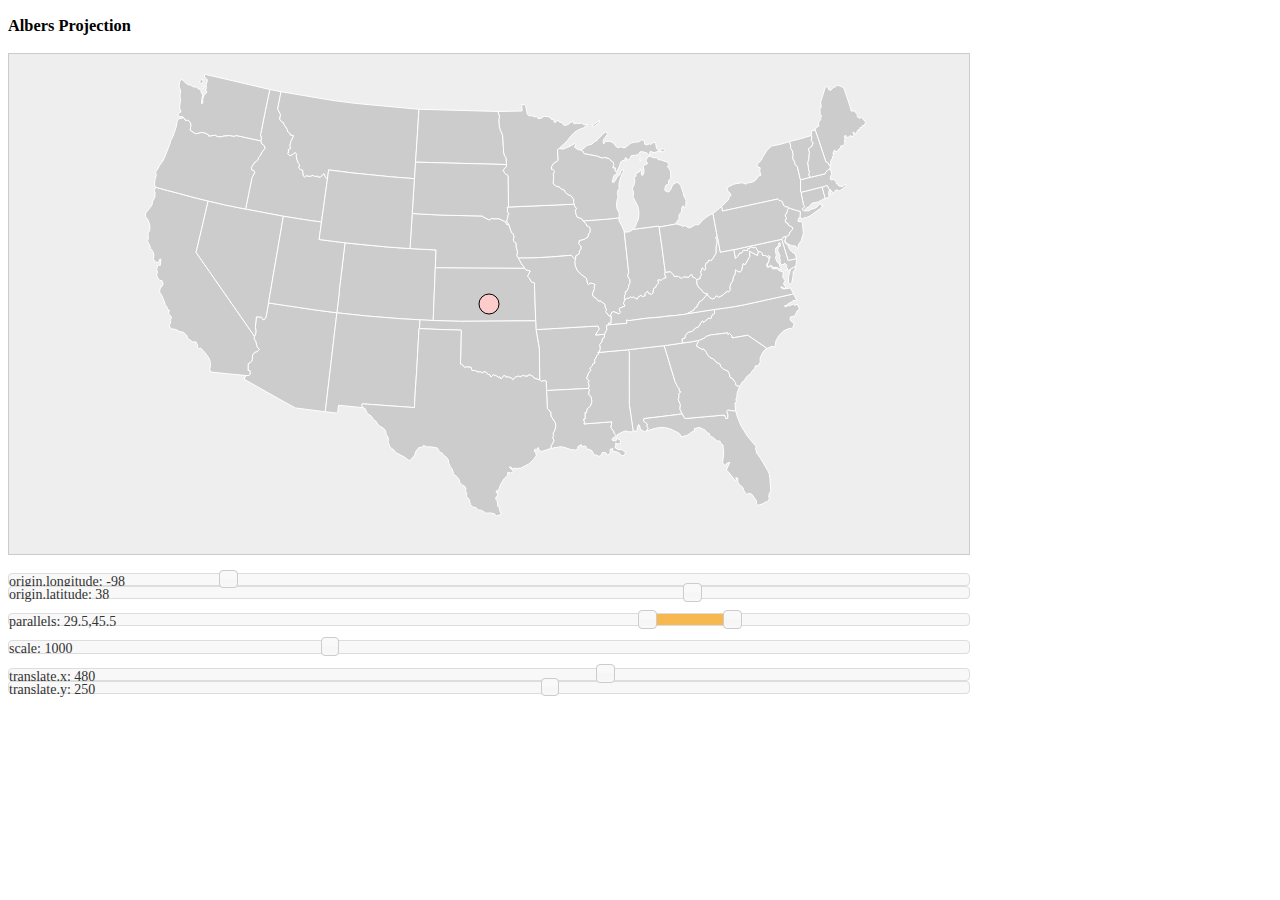
<file: static/js/d3/examples/albers/albers.html>
<!DOCTYPE html>
<html>
  <head>
    <meta http-equiv="Content-Type" content="text/html;charset=utf-8">
    <title>Albers Projection</title>
    <script type="text/javascript" src="../../d3.js"></script>
    <script type="text/javascript" src="../../d3.geo.js"></script>
    <script type="text/javascript" src="../../lib/jquery/jquery.min.js"></script>
    <script type="text/javascript" src="../../lib/jquery-ui/jquery-ui.min.js"></script>
    <style type="text/css">

@import url("../../lib/jquery-ui/jquery-ui.css");

body, .ui-widget {
  font: 14px Helvetica Neue;
}

svg {
  width: 960px;
  height: 500px;
  border: solid 1px #ccc;
  background: #eee;
}

#states path {
  fill: #ccc;
  stroke: #fff;
}

#states circle {
  fill: #fcc;
  stroke: #000;
}

div {
  width: 960px;
}

    </style>
  </head>
  <body>
    <h3>Albers Projection</h3>
    <script type="text/javascript">

// Our projection.
var xy = d3.geo.albers(),
    path = d3.geo.path().projection(xy);

d3.select("body")
  .append("svg:svg")
  .append("svg:g")
    .attr("id", "states");

d3.json("../data/us-states.json", function(collection) {
  d3.select("#states")
    .selectAll("path")
      .data(collection.features)
    .enter().append("svg:path")
      .attr("d", path);
  d3.select("#states")
    .append("svg:circle")
      .attr("r", 10)
      .attr("transform", "translate(" + xy(xy.origin()).join(",") + ")")
});

function refresh() {
  d3.selectAll("#states path")
      .attr("d", path);
  d3.select("#states circle")
      .attr("transform", "translate(" + xy(xy.origin()).join(",") + ")")
  d3.select("#parallels span")
      .text(xy.parallels());
  d3.select("#lon span")
      .text(xy.origin()[0]);
  d3.select("#lat span")
      .text(xy.origin()[1]);
  d3.select("#scale span")
      .text(xy.scale());
  d3.select("#translate-x span")
      .text(xy.translate()[0]);
  d3.select("#translate-y span")
      .text(xy.translate()[1]);
}

    </script><p>
    <div id="lon">origin.longitude: <span>-98</span></div>
    <div id="lat">origin.latitude: <span>38</span></div><p>
    <div id="parallels">parallels: <span>29.5,45.5</span></div><p>
    <div id="scale">scale: <span>1000</span></div><p>
    <div id="translate-x">translate.x: <span>480</span></div>
    <div id="translate-y">translate.y: <span>250</span></div>
    <script type="text/javascript">

$("#parallels").slider({
  range: true,
  min: -90,
  max: 90,
  step: 1e-1,
  values: [29.5, 45.5],
  slide: function(event, ui) {
    xy.parallels(ui.values);
    refresh();
  }
});

$("#lon").slider({
  min: -180,
  max: 180,
  step: 1e-1,
  value: -98,
  slide: function(event, ui) {
    var origin = xy.origin();
    origin[0] = ui.value;
    xy.origin(origin);
    refresh();
  }
});

$("#lat").slider({
  min: -90,
  max: 90,
  step: 1e-1,
  value: 38,
  slide: function(event, ui) {
    var origin = xy.origin();
    origin[1] = ui.value;
    xy.origin(origin);
    refresh();
  }
});

$("#scale").slider({
  min: 0,
  max: 3000,
  value: 1000,
  slide: function(event, ui) {
    xy.scale(ui.value);
    refresh();
  }
});

$("#translate-x").slider({
  min: -2000,
  max: 2000,
  value: 480,
  slide: function(event, ui) {
    var translate = xy.translate();
    translate[0] = ui.value;
    xy.translate(translate);
    refresh();
  }
});

$("#translate-y").slider({
  min: -2000,
  max: 2000,
  value: 250,
  slide: function(event, ui) {
    var translate = xy.translate();
    translate[1] = ui.value;
    xy.translate(translate);
    refresh();
  }
});

    </script>
  </body>
</html>
</file>
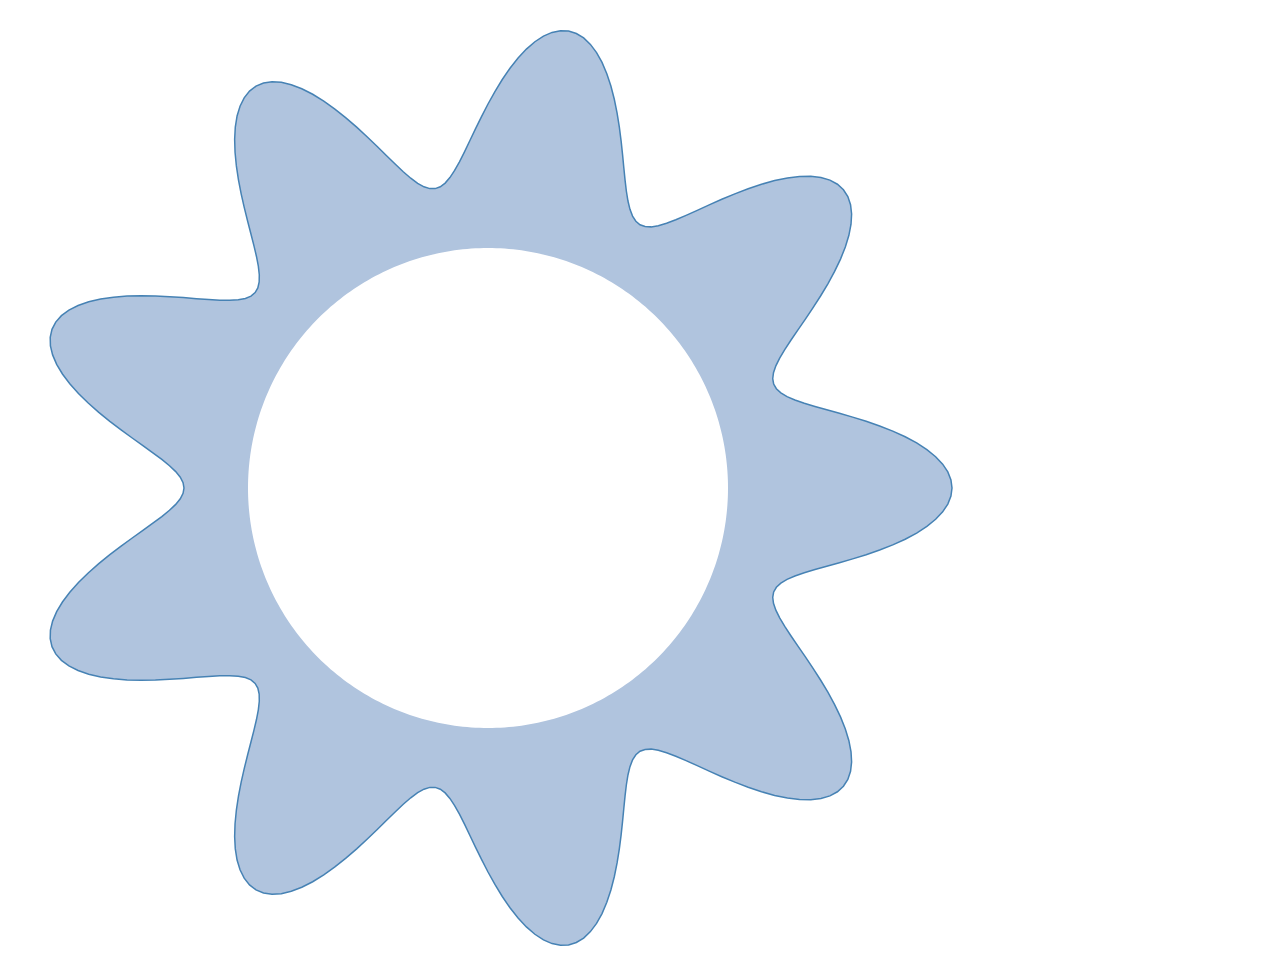
<file: static/js/d3/examples/area/area-radial.html>
<!DOCTYPE html>
<html>
  <head>
    <title>Area Chart (Radial)</title>
    <script type="text/javascript" src="../../d3.js"></script>
    <style type="text/css">

.area {
  fill: lightsteelblue;
}

.line {
  fill: none;
  stroke: steelblue;
  stroke-width: 1.5px;
}

    </style>
  </head>
  <body>
    <script type="text/javascript">

var r = 960 / 2,
    data = d3.range(361).map(function(i) { return .8 + Math.sin(i / 20 * Math.PI) / 6; });

var svg = d3.select("body").append("svg:svg")
    .data([data])
    .attr("width", r * 2)
    .attr("height", r * 2)
  .append("svg:g")
    .attr("transform", "translate(" + r + "," + r + ")");

svg.append("svg:path")
    .attr("class", "area")
    .attr("d", d3.svg.area.radial()
    .innerRadius(r / 2)
    .outerRadius(function(d) { return r * d; })
    .angle(function(d, i) { return i / 180 * Math.PI; }));

svg.append("svg:path")
    .attr("class", "line")
    .attr("d", d3.svg.line.radial()
    .radius(function(d) { return r * d; })
    .angle(function(d, i) { return i / 180 * Math.PI; }));

    </script>
  </body>
</html>
</file>
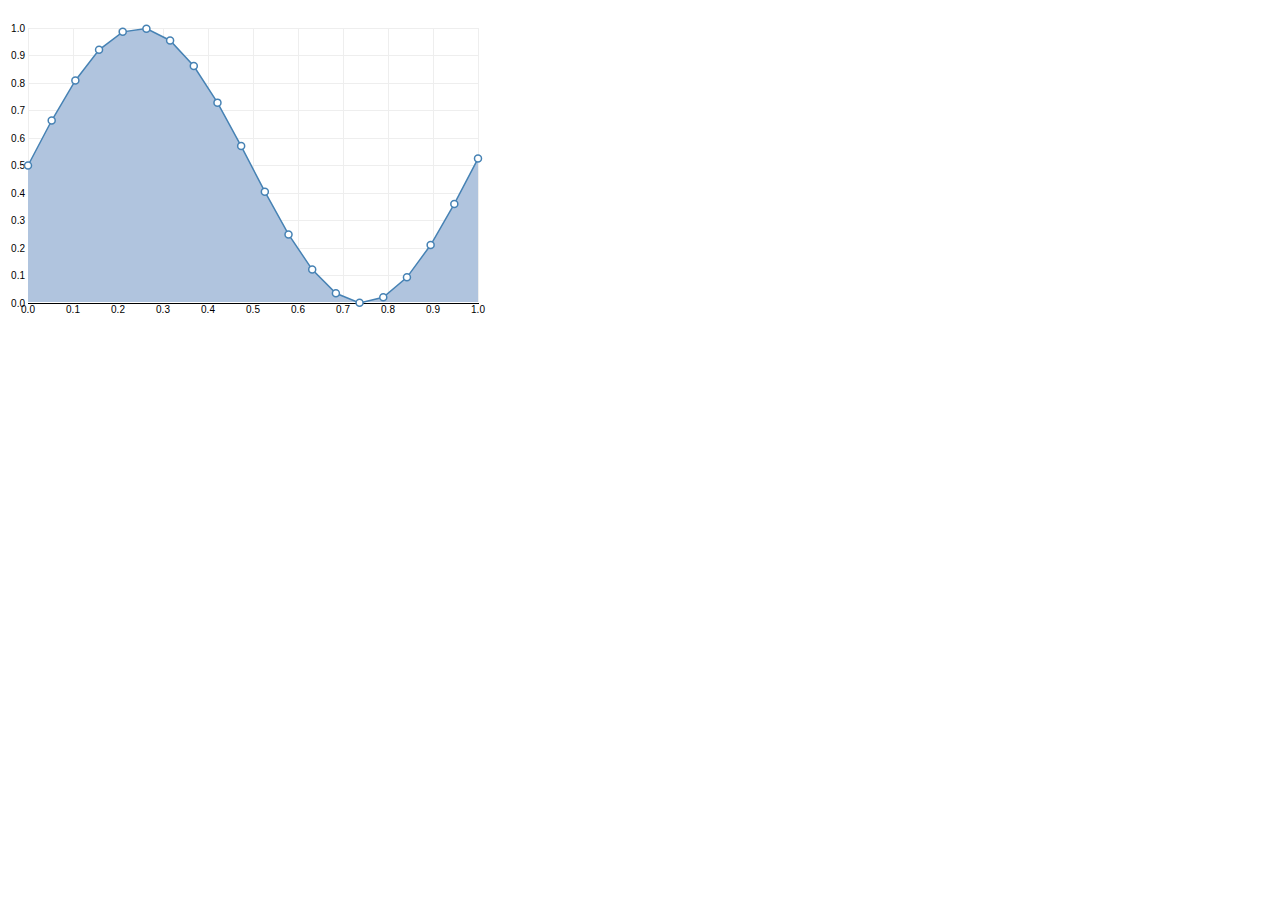
<file: static/js/d3/examples/area/area.html>
<!DOCTYPE html>
<html>
  <head>
    <title>Area Chart</title>
    <script type="text/javascript" src="../../d3.js"></script>
    <style type="text/css">

body {
  font: 10px sans-serif;
}

.rule line {
  stroke: #eee;
  shape-rendering: crispEdges;
}

.rule line.axis {
  stroke: #000;
}

.area {
  fill: lightsteelblue;
}

.line, circle.area {
  fill: none;
  stroke: steelblue;
  stroke-width: 1.5px;
}

circle.area {
  fill: #fff;
}

    </style>
  </head>
  <body>
    <script type="text/javascript">

var data = d3.range(20).map(function(i) {
  return {x: i / 19, y: (Math.sin(i / 3) + 1) / 2};
});

var w = 450,
    h = 275,
    p = 20,
    x = d3.scale.linear().domain([0, 1]).range([0, w]),
    y = d3.scale.linear().domain([0, 1]).range([h, 0]);

var vis = d3.select("body")
  .append("svg:svg")
    .data([data])
    .attr("width", w + p * 2)
    .attr("height", h + p * 2)
  .append("svg:g")
    .attr("transform", "translate(" + p + "," + p + ")");

var rules = vis.selectAll("g.rule")
    .data(x.ticks(10))
  .enter().append("svg:g")
    .attr("class", "rule");

rules.append("svg:line")
    .attr("x1", x)
    .attr("x2", x)
    .attr("y1", 0)
    .attr("y2", h - 1);

rules.append("svg:line")
    .attr("class", function(d) { return d ? null : "axis"; })
    .attr("y1", y)
    .attr("y2", y)
    .attr("x1", 0)
    .attr("x2", w + 1);

rules.append("svg:text")
    .attr("x", x)
    .attr("y", h + 3)
    .attr("dy", ".71em")
    .attr("text-anchor", "middle")
    .text(x.tickFormat(10));

rules.append("svg:text")
    .attr("y", y)
    .attr("x", -3)
    .attr("dy", ".35em")
    .attr("text-anchor", "end")
    .text(y.tickFormat(10));

vis.append("svg:path")
    .attr("class", "area")
    .attr("d", d3.svg.area()
    .x(function(d) { return x(d.x); })
    .y0(h - 1)
    .y1(function(d) { return y(d.y); }));

vis.append("svg:path")
    .attr("class", "line")
    .attr("d", d3.svg.line()
    .x(function(d) { return x(d.x); })
    .y(function(d) { return y(d.y); }));

vis.selectAll("circle.area")
    .data(data)
  .enter().append("svg:circle")
    .attr("class", "area")
    .attr("cx", function(d) { return x(d.x); })
    .attr("cy", function(d) { return y(d.y); })
    .attr("r", 3.5);

    </script>
  </body>
</html>
</file>
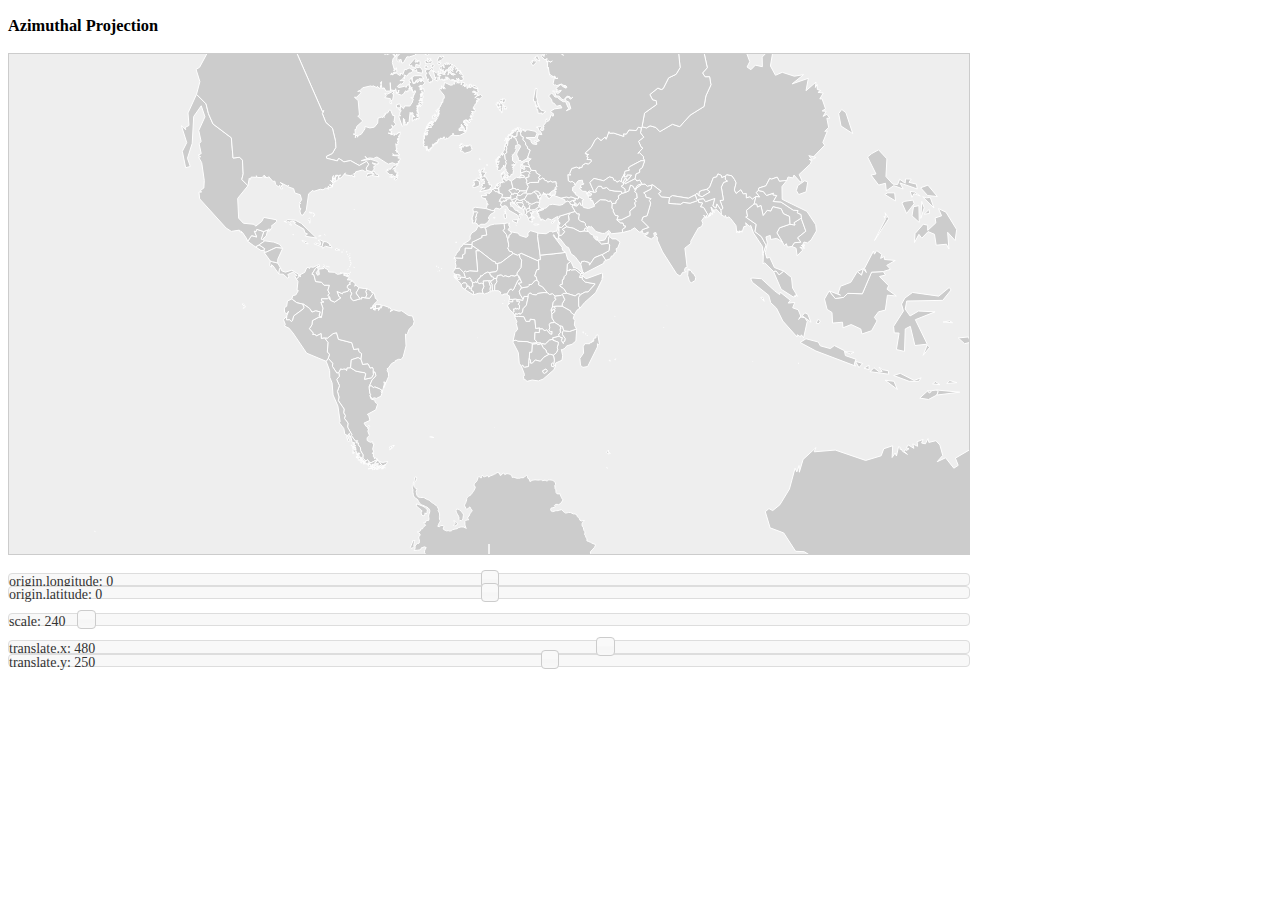
<file: static/js/d3/examples/azimuthal/azimuthal.html>
<!DOCTYPE html>
<html>
  <head>
    <meta http-equiv="Content-Type" content="text/html;charset=utf-8">
    <title>Polar Stereographic Projection</title>
    <script type="text/javascript" src="../../d3.js"></script>
    <script type="text/javascript" src="../../d3.geo.js"></script>
    <script type="text/javascript" src="../../lib/jquery/jquery.min.js"></script>
    <script type="text/javascript" src="../../lib/jquery-ui/jquery-ui.min.js"></script>
    <link type="text/css" rel="stylesheet" href="azimuthal.css"/>
  </head>
  <body>
    <h3>Azimuthal Projection</h3>
    <script type="text/javascript" src="azimuthal.js"></script><p>
    <div id="lon">origin.longitude: <span>0</span></div>
    <div id="lat">origin.latitude: <span>0</span></div><p>
    <div id="scale">scale: <span>240</span></div><p>
    <div id="translate-x">translate.x: <span>480</span></div>
    <div id="translate-y">translate.y: <span>250</span></div>
    <script type="text/javascript">

$("#lon").slider({
  min: -180,
  max: 180,
  step: 1e-1,
  value: 0,
  slide: function(event, ui) {
    var origin = xy.origin();
    origin[0] = ui.value;
    xy.origin(origin);
    refresh();
  }
});

$("#lat").slider({
  min: -90,
  max: 90,
  step: 1e-1,
  value: 0,
  slide: function(event, ui) {
    var origin = xy.origin();
    origin[1] = ui.value;
    xy.origin(origin);
    refresh();
  }
});

$("#scale").slider({
  min: 0,
  max: 3000,
  value: 240,
  slide: function(event, ui) {
    xy.scale(ui.value);
    refresh();
  }
});

$("#translate-x").slider({
  min: -2000,
  max: 2000,
  value: 480,
  slide: function(event, ui) {
    var translate = xy.translate();
    translate[0] = ui.value;
    xy.translate(translate);
    refresh();
  }
});

$("#translate-y").slider({
  min: -2000,
  max: 2000,
  value: 250,
  slide: function(event, ui) {
    var translate = xy.translate();
    translate[1] = ui.value;
    xy.translate(translate);
    refresh();
  }
});

    </script>
  </body>
</html>
</file>
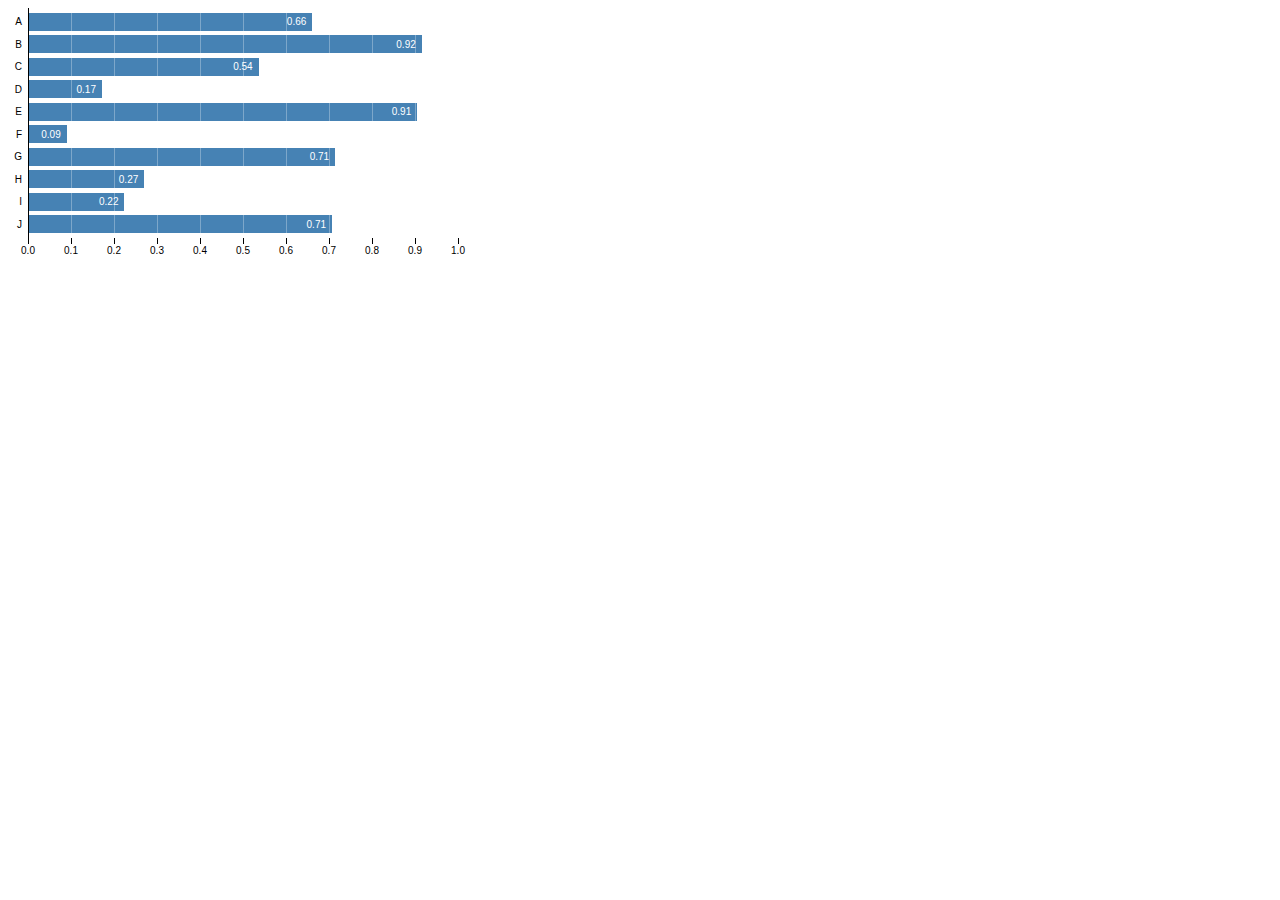
<file: static/js/d3/examples/bar/bar.html>
<!DOCTYPE html>
<html>
  <head>
    <title>Bar Chart</title>
    <script type="text/javascript" src="../../d3.js"></script>
    <style type="text/css">

body {
  font: 10px sans-serif;
}

svg {
  shape-rendering: crispEdges;
}

    </style>
  </head>
  <body>
    <script type="text/javascript">

var data = d3.range(10).map(Math.random);

var w = 430,
    h = 230,
    x = d3.scale.linear().domain([0, 1]).range([0, w]),
    y = d3.scale.ordinal().domain(d3.range(data.length)).rangeBands([0, h], .2);

var vis = d3.select("body")
  .append("svg:svg")
    .attr("width", w + 40)
    .attr("height", h + 20)
  .append("svg:g")
    .attr("transform", "translate(20,0)");

var bars = vis.selectAll("g.bar")
    .data(data)
  .enter().append("svg:g")
    .attr("class", "bar")
    .attr("transform", function(d, i) { return "translate(0," + y(i) + ")"; });

bars.append("svg:rect")
    .attr("fill", "steelblue")
    .attr("width", x)
    .attr("height", y.rangeBand());

bars.append("svg:text")
    .attr("x", x)
    .attr("y", y.rangeBand() / 2)
    .attr("dx", -6)
    .attr("dy", ".35em")
    .attr("fill", "white")
    .attr("text-anchor", "end")
    .text(x.tickFormat(100));

bars.append("svg:text")
    .attr("x", 0)
    .attr("y", y.rangeBand() / 2)
    .attr("dx", -6)
    .attr("dy", ".35em")
    .attr("text-anchor", "end")
    .text(function(d, i) { return String.fromCharCode(65 + i); });

var rules = vis.selectAll("g.rule")
    .data(x.ticks(10))
  .enter().append("svg:g")
    .attr("class", "rule")
    .attr("transform", function(d) { return "translate(" + x(d) + ",0)"; });

rules.append("svg:line")
    .attr("y1", h)
    .attr("y2", h + 6)
    .attr("stroke", "black");

rules.append("svg:line")
    .attr("y1", 0)
    .attr("y2", h)
    .attr("stroke", "white")
    .attr("stroke-opacity", .3);

rules.append("svg:text")
    .attr("y", h + 9)
    .attr("dy", ".71em")
    .attr("text-anchor", "middle")
    .text(x.tickFormat(10));

vis.append("svg:line")
    .attr("y1", 0)
    .attr("y2", h)
    .attr("stroke", "black");

    </script>
  </body>
</html>
</file>
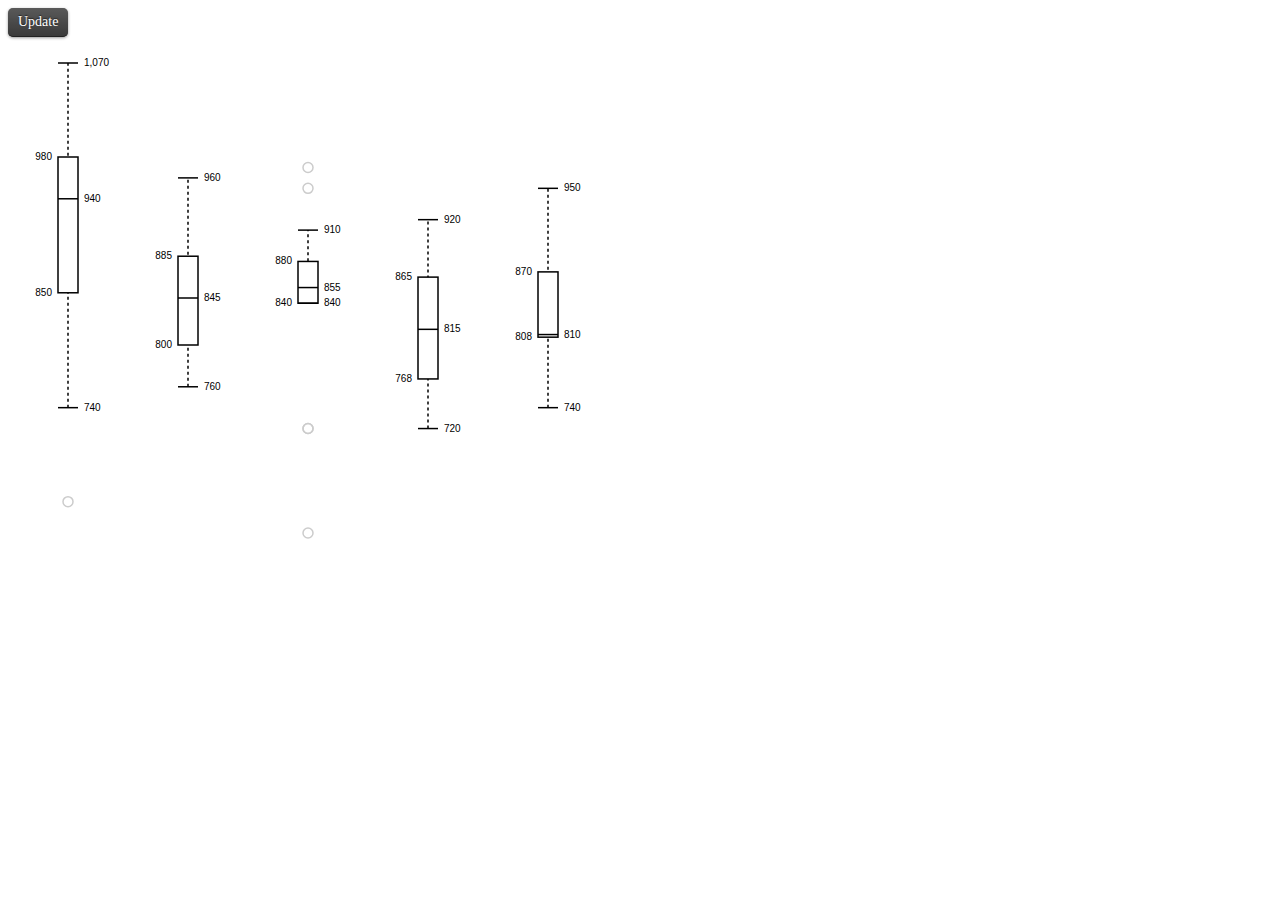
<file: static/js/d3/examples/box/box.html>
<!DOCTYPE html>
<html>
  <head>
    <title>Box Plot Charts</title>
    <script type="text/javascript" src="../../d3.js"></script>
    <script type="text/javascript" src="../../d3.chart.js"></script>
    <script type="text/javascript" src="../../d3.csv.js"></script>
    <link type="text/css" rel="stylesheet" href="../button.css"/>
    <link type="text/css" rel="stylesheet" href="box.css"/>
  </head>
  <body>
    <div id="chart">
      <button class="first last" onclick="transition()">
        Update
      </button><p>
    </div>
    <script type="text/javascript" src="box.js"></script>
  </body>
</html>
</file>
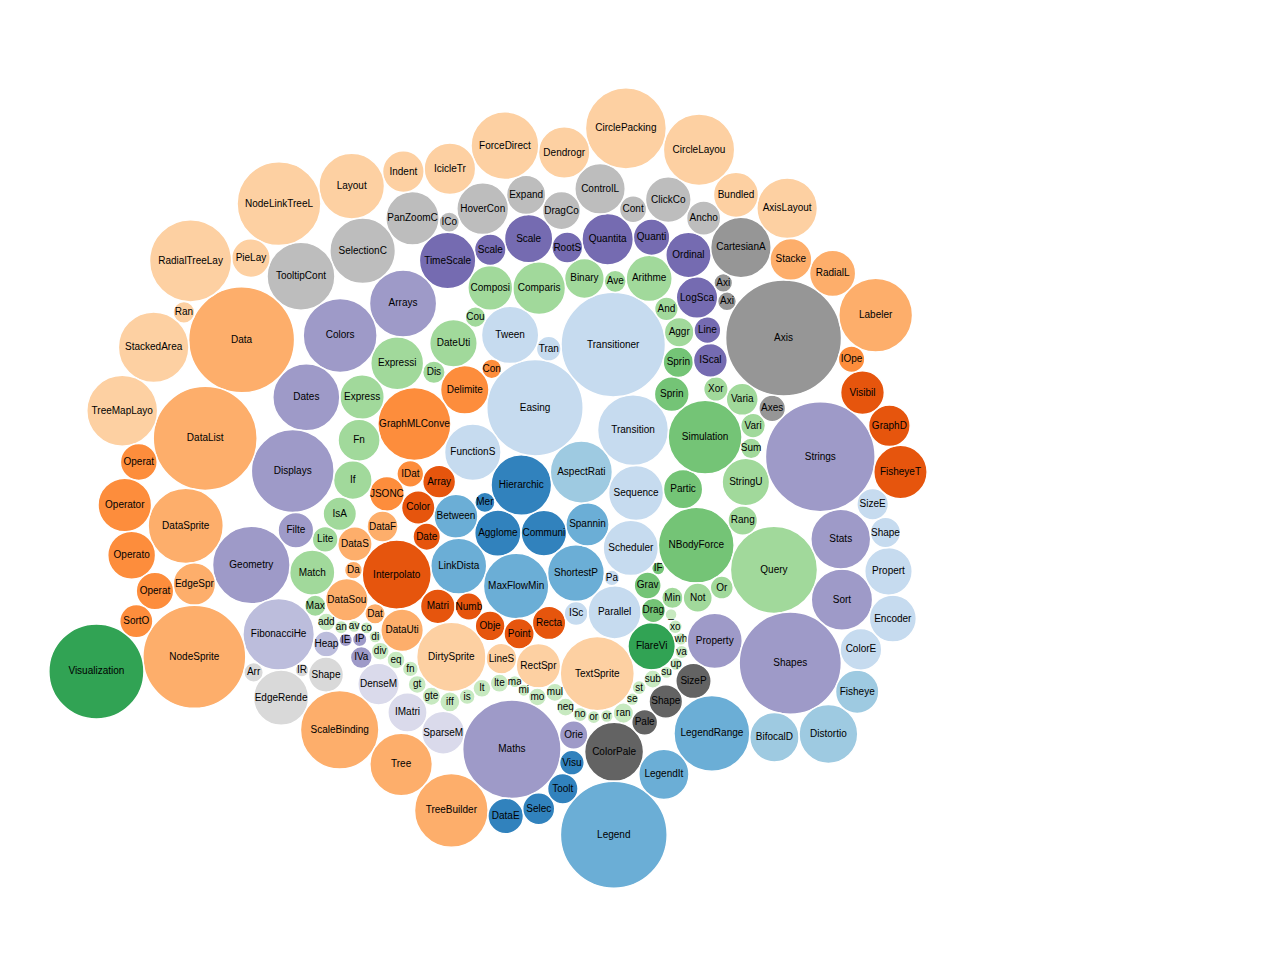
<file: static/js/d3/examples/bubble/bubble.html>
<!DOCTYPE html>
<html>
  <head>
    <meta http-equiv="Content-Type" content="text/html;charset=utf-8">
    <title>Bubble Chart</title>
    <script type="text/javascript" src="../../d3.js"></script>
    <script type="text/javascript" src="../../d3.layout.js"></script>
    <link type="text/css" rel="stylesheet" href="bubble.css"/>
  </head>
  <body>
    <div id="chart"></div>
    <script type="text/javascript" src="bubble.js"></script>
  </body>
</html>
</file>
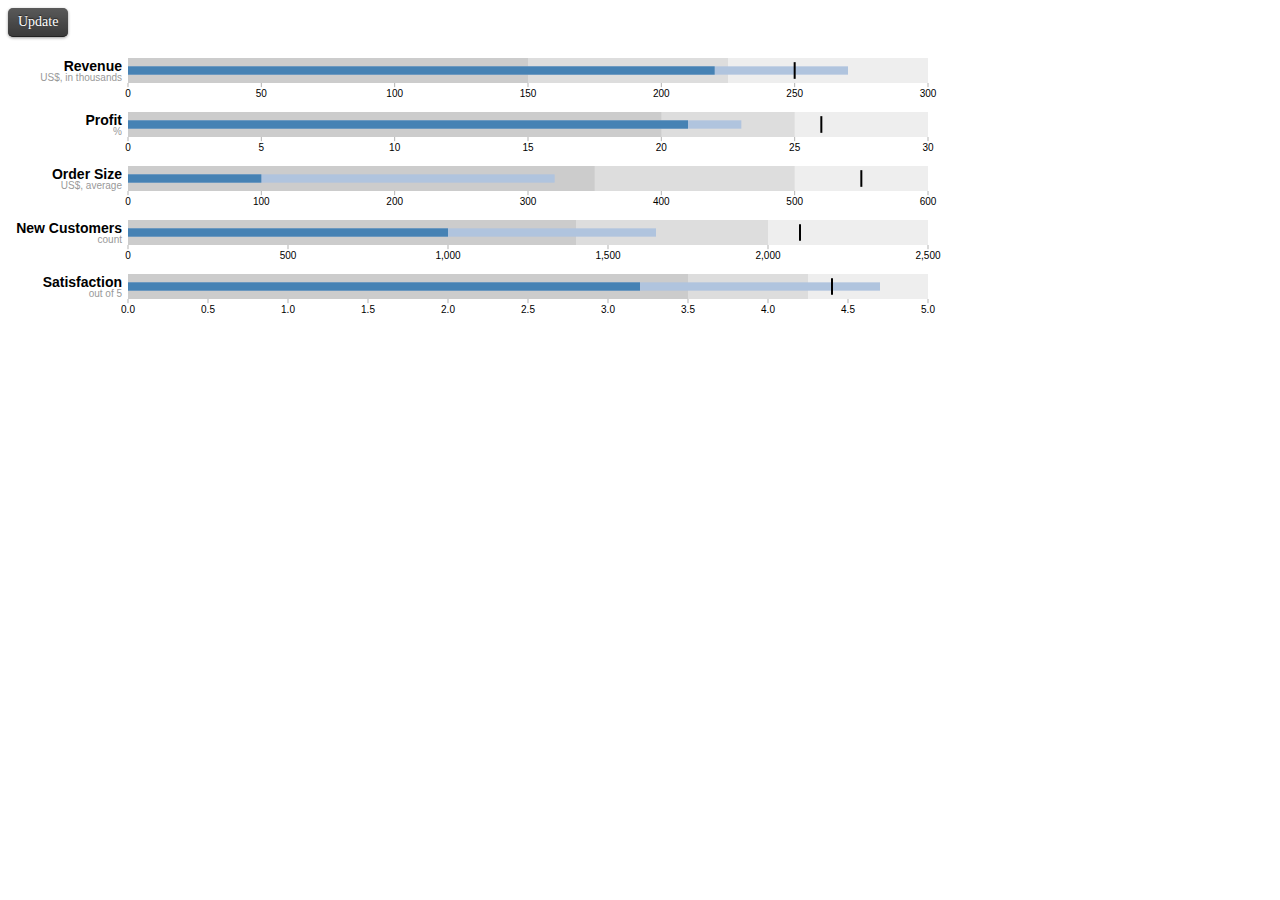
<file: static/js/d3/examples/bullet/bullet.html>
<!DOCTYPE html>
<html>
  <head>
    <title>Bullet Charts</title>
    <script type="text/javascript" src="../../d3.js"></script>
    <script type="text/javascript" src="../../d3.chart.js"></script>
    <link type="text/css" rel="stylesheet" href="../button.css"/>
    <link type="text/css" rel="stylesheet" href="bullet.css"/>
  </head>
  <body>
    <div id="chart">
      <button class="first last" onclick="transition()">
        Update
      </button><p>
    </div>
    <script type="text/javascript" src="bullet.js"></script>
  </body>
</html>
</file>
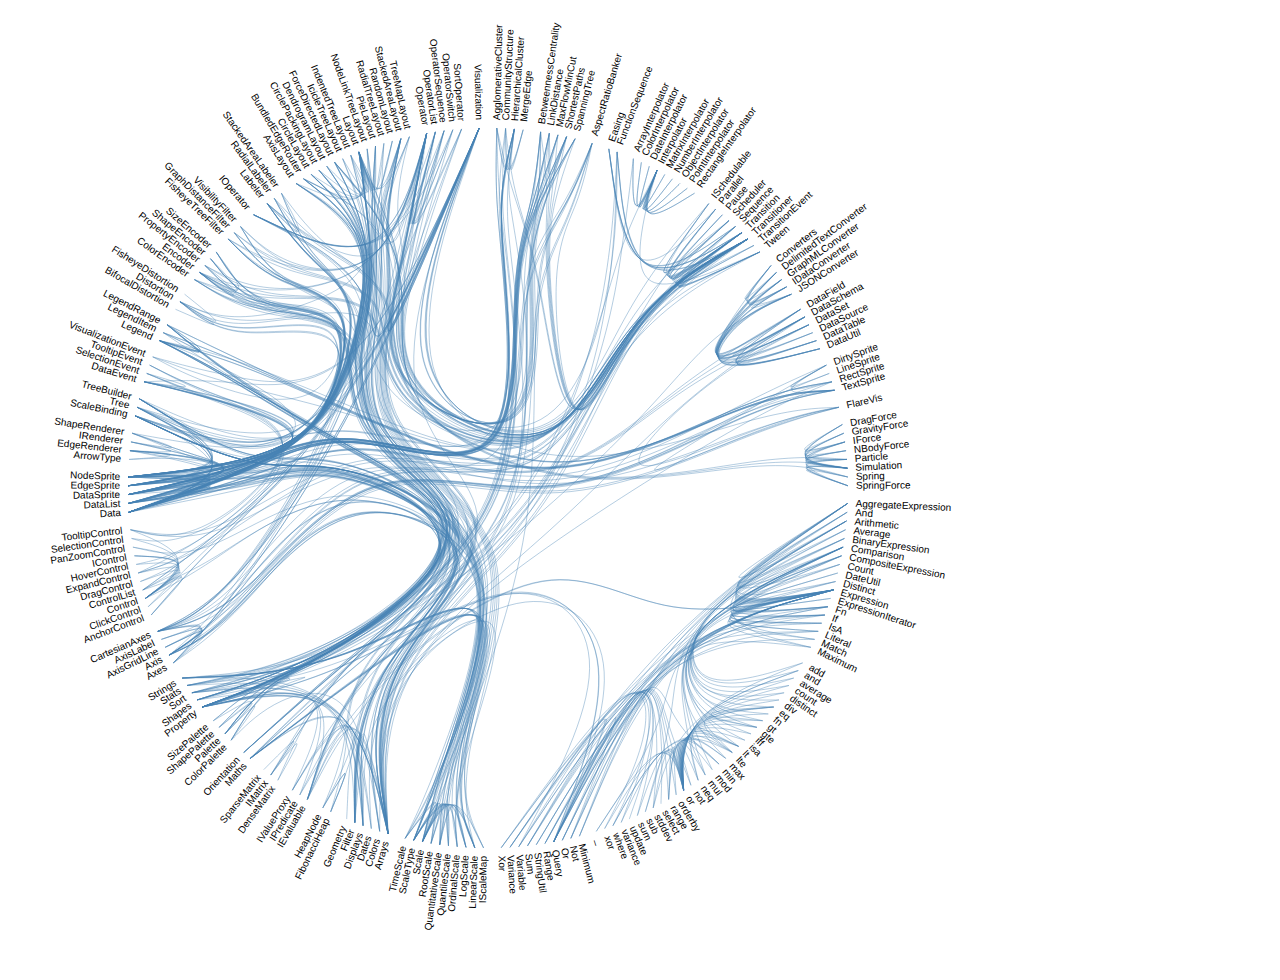
<file: static/js/d3/examples/bundle/bundle-radial.html>
<!DOCTYPE html>
<html>
  <head>
    <meta http-equiv="Content-Type" content="text/html;charset=utf-8">
    <title>Hierarchical Edge Bundling (Radial Tree)</title>
    <script type="text/javascript" src="../../d3.js"></script>
    <script type="text/javascript" src="../../d3.layout.js"></script>
    <script type="text/javascript" src="packages.js"></script>
    <link type="text/css" rel="stylesheet" href="bundle-radial.css"/>
  </head>
  <body>
    <div id="chart"></div>
    <script type="text/javascript" src="bundle-radial.js"></script>
  </body>
</html>
</file>
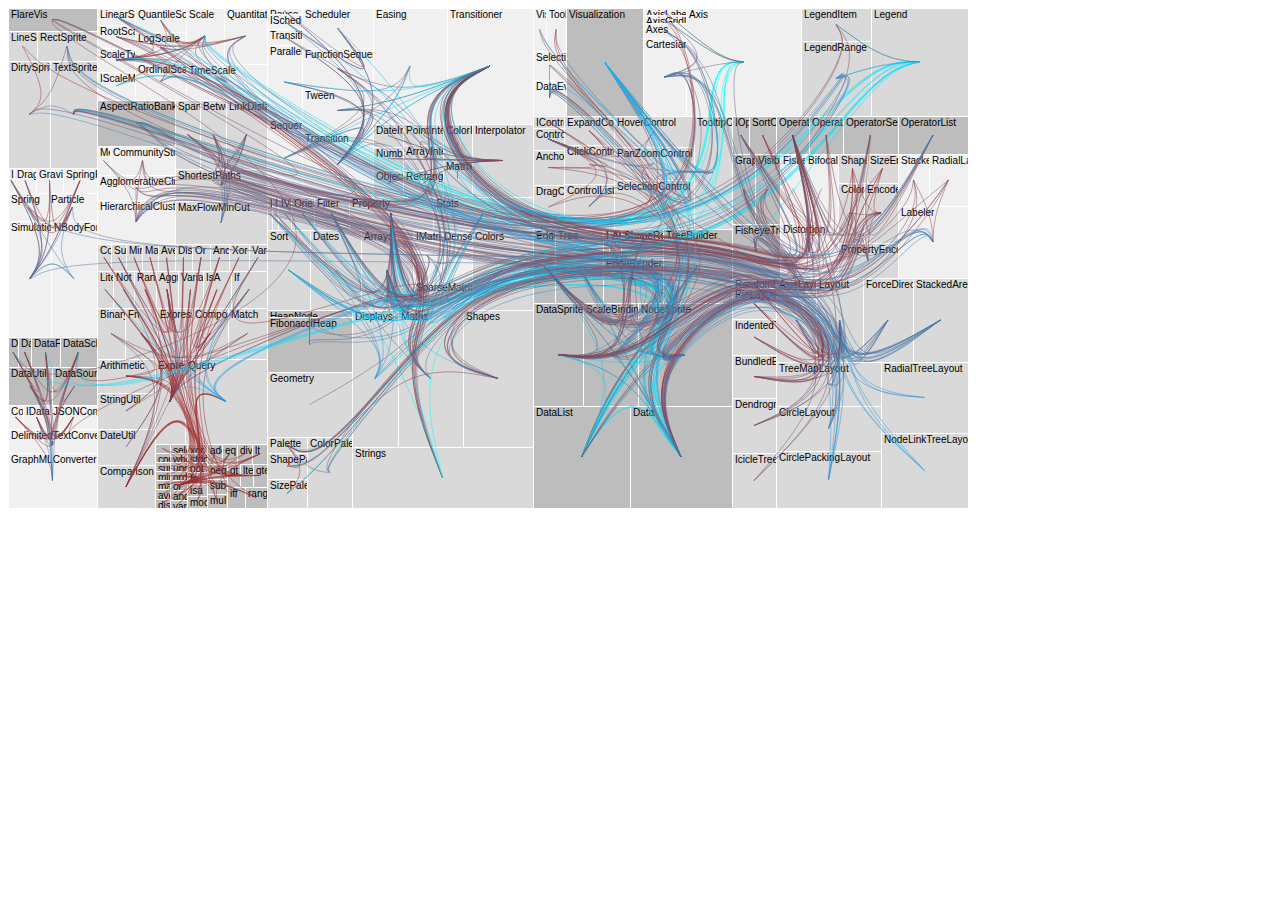
<file: static/js/d3/examples/bundle/bundle-treemap.html>
<!DOCTYPE html>
<html>
  <head>
    <meta http-equiv="Content-Type" content="text/html;charset=utf-8">
    <title>Hierarchical Edge Bundling (Treemap)</title>
    <script type="text/javascript" src="../../d3.js"></script>
    <script type="text/javascript" src="../../d3.layout.js"></script>
    <script type="text/javascript" src="../../lib/colorbrewer/colorbrewer.js"></script>
    <script type="text/javascript" src="packages.js"></script>
    <link type="text/css" rel="stylesheet" href="bundle-treemap.css"/>
  </head>
  <body>
    <div id="chart"></div>
    <script type="text/javascript" src="bundle-treemap.js"></script>
  </body>
</html>
</file>
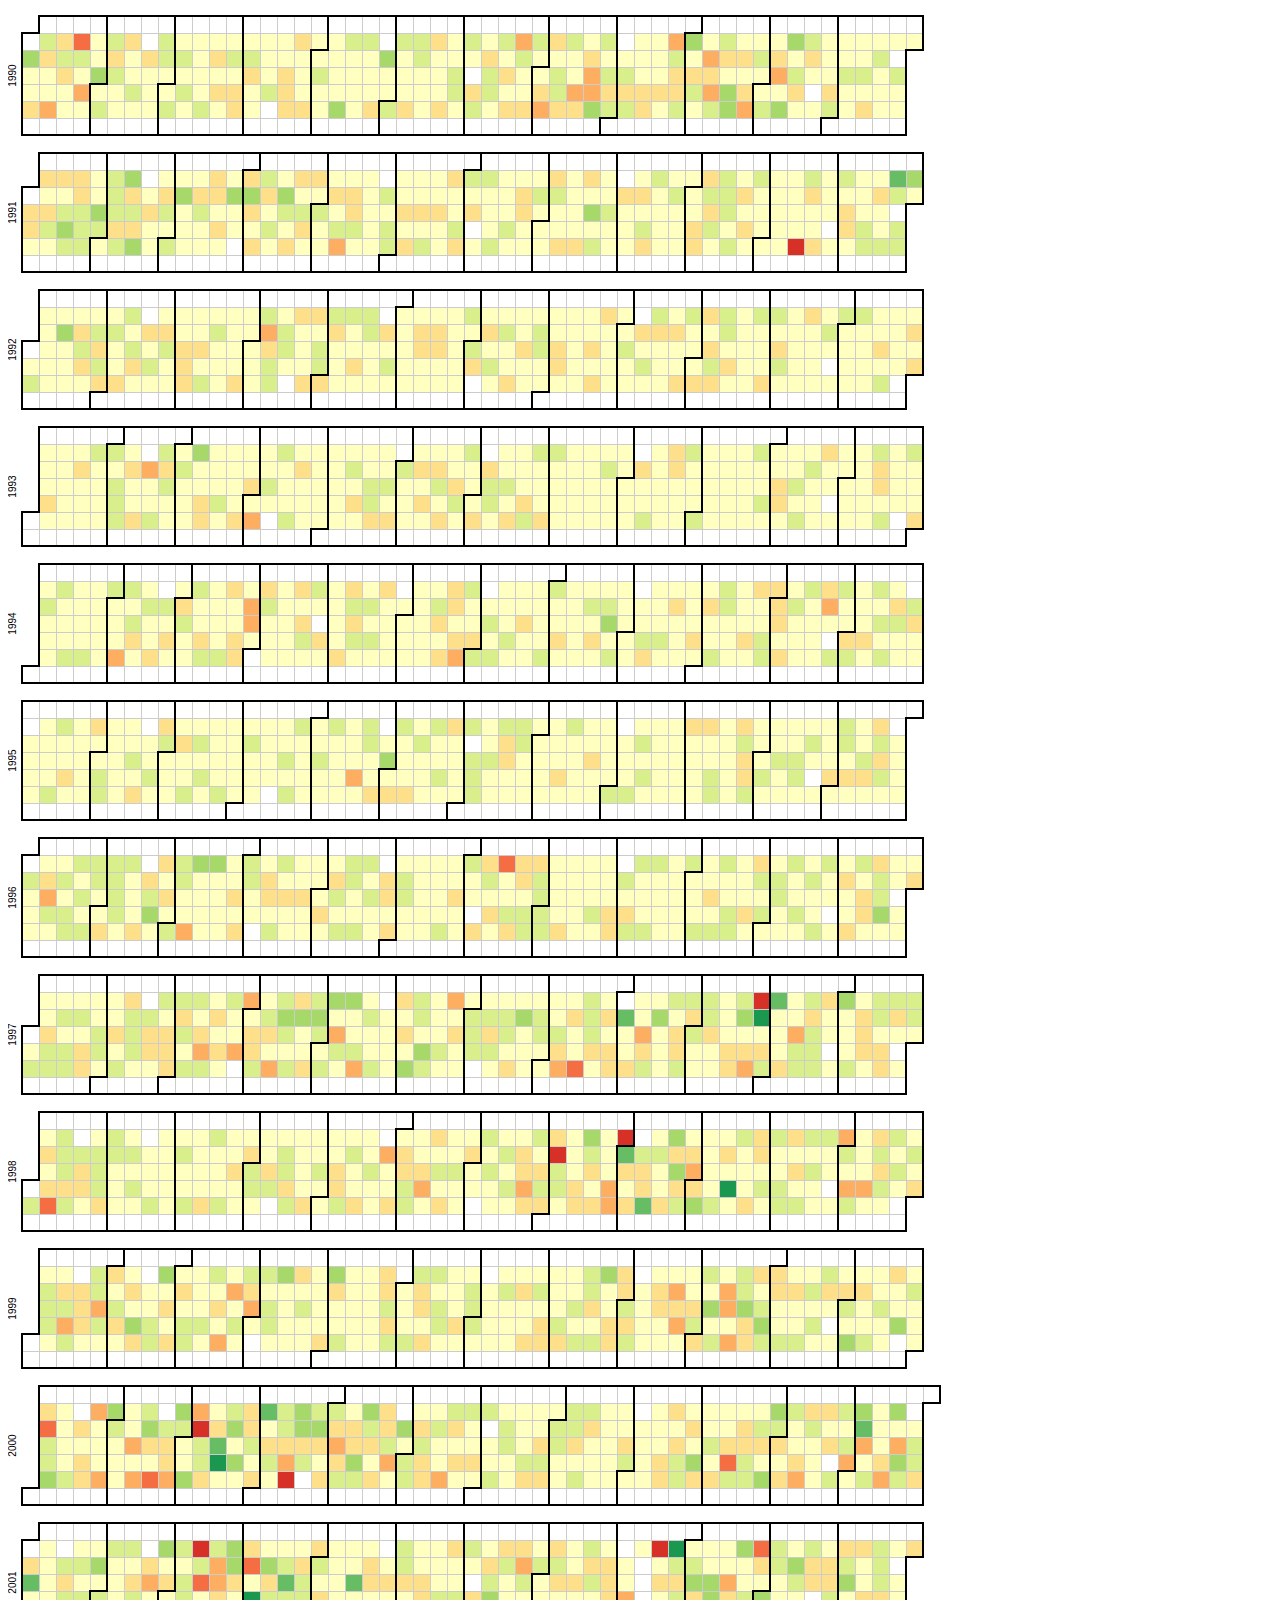
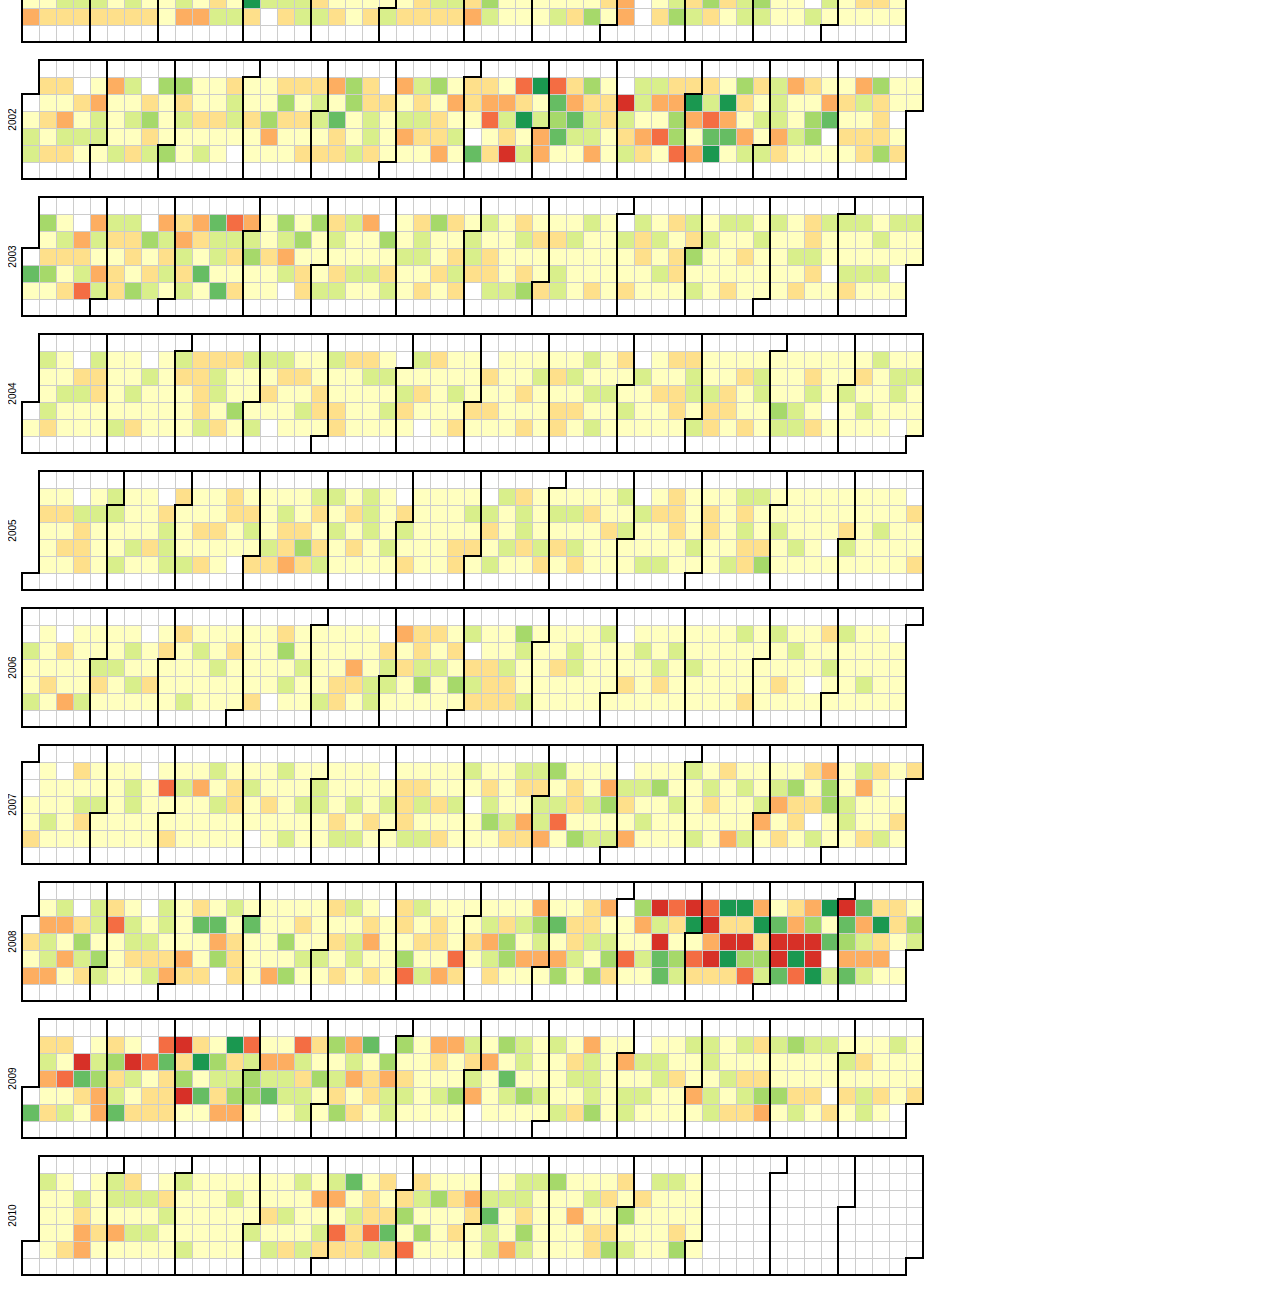
<file: static/js/d3/examples/calendar/dji.html>
<!DOCTYPE html>
<html>
  <head>
    <title>DJI</title>
    <script type="text/javascript" src="../../d3.js"></script>
    <script type="text/javascript" src="../../d3.csv.js"></script>
    <script type="text/javascript" src="../../d3.time.js"></script>
    <script type="text/javascript" src="calendar.js"></script>
    <link type="text/css" rel="stylesheet" href="../../lib/colorbrewer/colorbrewer.css"/>
    <link type="text/css" rel="stylesheet" href="calendar.css"/>
  </head>
  <body>
    <div id="chart"></div>
    <script type="text/javascript" src="dji.js"></script>
  </body>
</html>
</file>
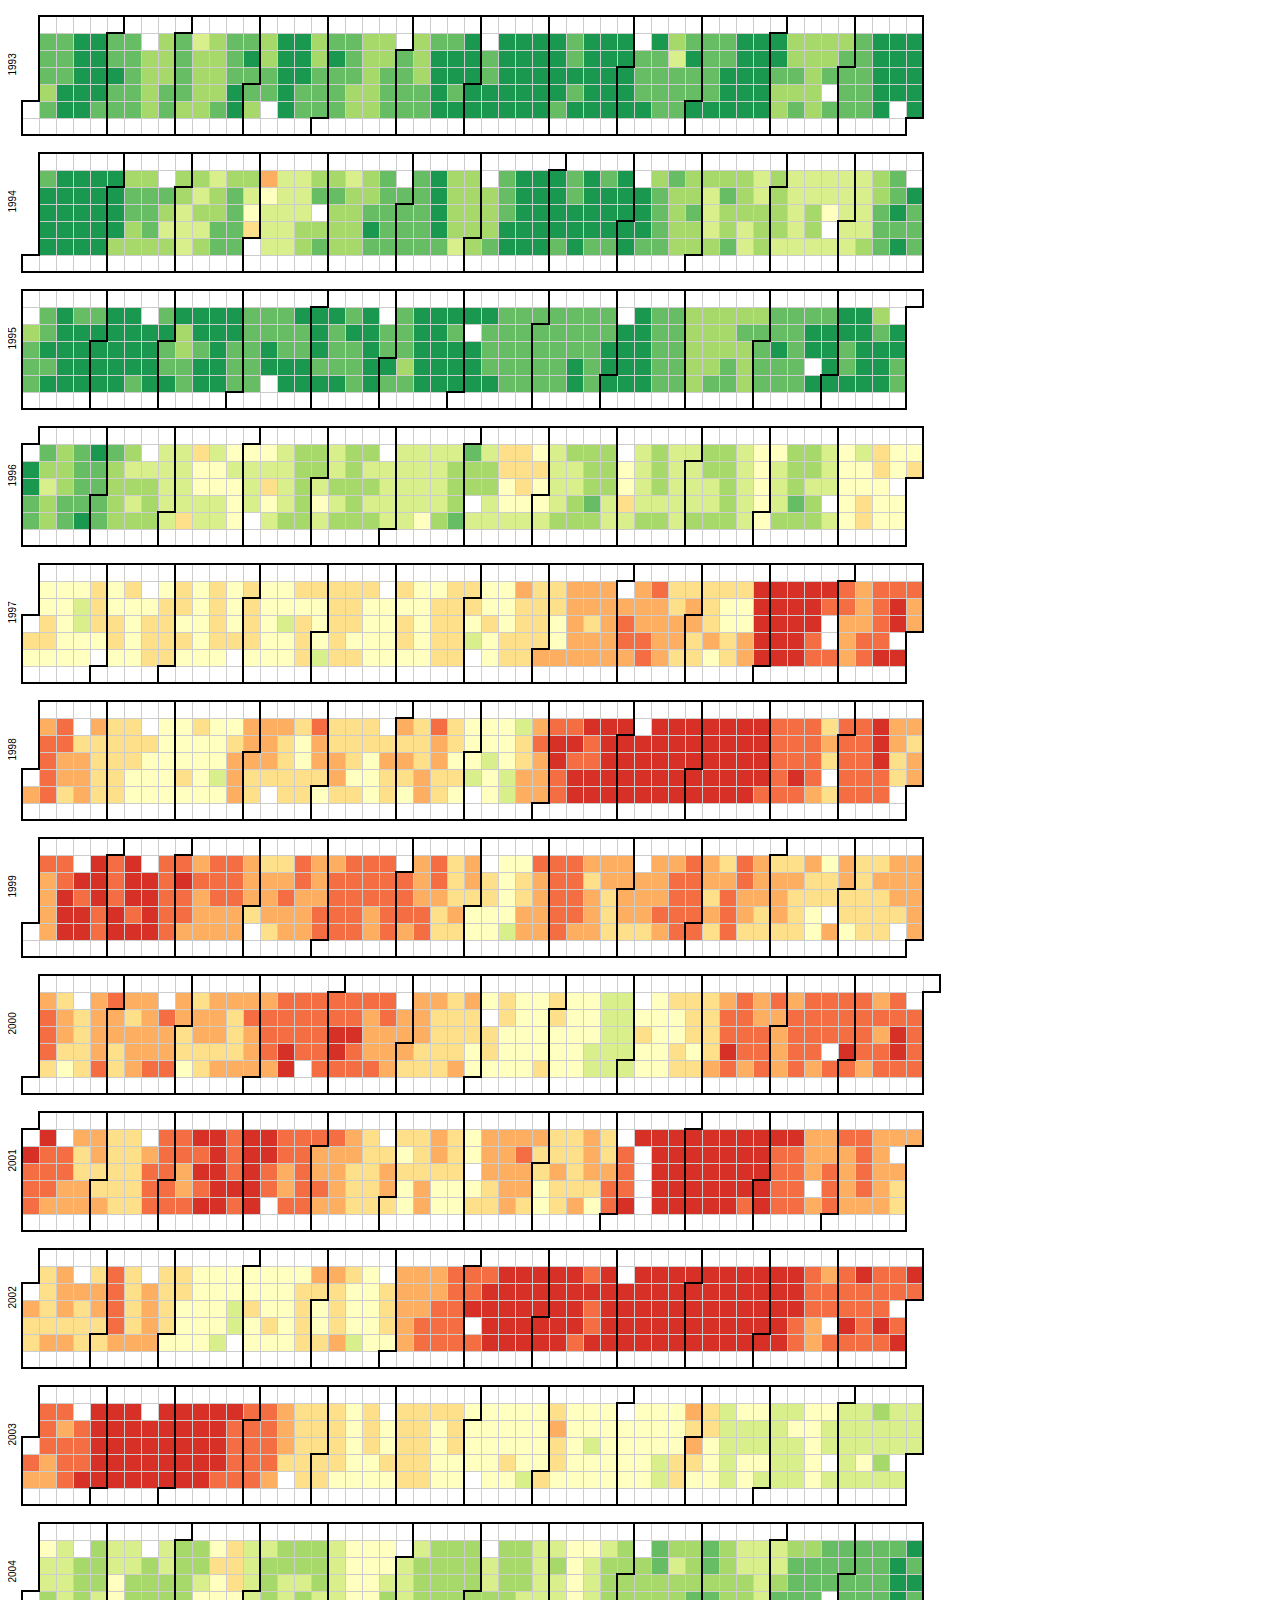
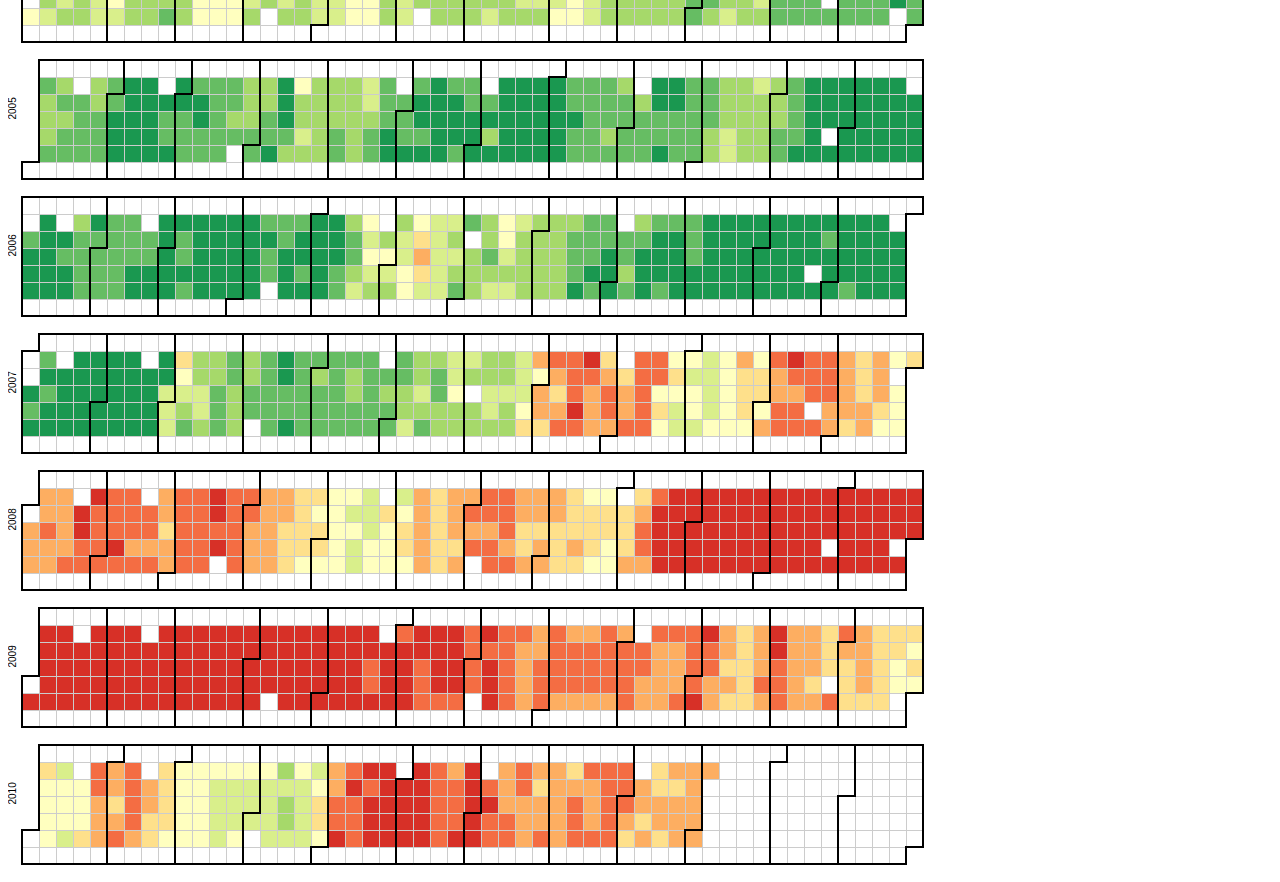
<file: static/js/d3/examples/calendar/vix.html>
<!DOCTYPE html>
<html>
  <head>
    <title>VIX</title>
    <script type="text/javascript" src="../../d3.js"></script>
    <script type="text/javascript" src="../../d3.csv.js"></script>
    <script type="text/javascript" src="../../d3.time.js"></script>
    <script type="text/javascript" src="calendar.js"></script>
    <link type="text/css" rel="stylesheet" href="../../lib/colorbrewer/colorbrewer.css"/>
    <link type="text/css" rel="stylesheet" href="calendar.css"/>
  </head>
  <body>
    <div id="chart"></div>
    <script type="text/javascript" src="vix.js"></script>
  </body>
</html>
</file>
<file: static/js/d3/examples/button.css>
button {
  font: 14px Helvetica Neue;
  background-color: #222;
  background-image: -moz-linear-gradient(top, rgba(255,255,255,.25), rgba(255,255,255,.11));
  background-image: -webkit-gradient(linear,left top,left bottom,color-stop(0, rgba(255,255,255,.25)),color-stop(1, rgba(255,255,255,.11)));
  background-image: -webkit-linear-gradient(rgba(255,255,255,.25), rgba(255,255,255,.11));
  color: #fff;
  text-rendering: optimizeLegibility;
  text-shadow: 0 -1px 1px #222;
  padding: 6px 10px 6px 10px;
  border: 0;
  border-radius: 0;
  border-bottom: 1px solid #222;
  margin: 0;
  -moz-box-shadow: 0 1px 3px #999;
  -webkit-box-shadow: 0 1px 3px #999;
}

button.first {
  border-top-left-radius: 5px;
  border-bottom-left-radius: 5px;
}

button.last {
  border-top-right-radius: 5px;
  border-bottom-right-radius: 5px;
}

button.active {
  background-color: rgb(65,102,133);
}

button:hover {
  background-color: steelblue;
}
</file>
<file: static/js/d3/examples/box/box.css>
.box { font: 10px sans-serif; }
.box line, .box rect, .box circle { stroke: #000; stroke-width: 1.5px; fill: #fff; }
.box .center { stroke-dasharray: 3 3; }
.box .outlier { stroke: #ccc; fill: none; }
</file>
<file: static/js/d3/examples/bubble/bubble.css>
circle {
  stroke: #fff;
  stroke-width: 1.5px;
}

text {
  font: 10px sans-serif;
}
</file>
<file: static/js/d3/examples/bullet/bullet.css>
.bullet { font: 10px sans-serif; }
.bullet .marker { stroke: #000; stroke-width: 2px; }
.bullet .tick line { stroke: #666; stroke-width: .5px; }
.bullet .range.s0 { fill: #eee; }
.bullet .range.s1 { fill: #ddd; }
.bullet .range.s2 { fill: #ccc; }
.bullet .measure.s0 { fill: lightsteelblue; }
.bullet .measure.s1 { fill: steelblue; }
.bullet .title { font-size: 14px; font-weight: bold; }
.bullet .subtitle { fill: #999; }
</file>
<file: static/js/d3/examples/bundle/bundle-radial.css>
.node {
  font: 10px sans-serif;
}

.link {
  stroke: steelblue;
  stroke-opacity: .4;
  fill: none;
}
</file>
<file: static/js/d3/examples/bundle/bundle-treemap.css>
.cell {
  border: solid 1px white;
  font: 10px sans-serif;
  line-height: 12px;
  overflow: hidden;
  position: absolute;
  text-indent: 2px;
}

.link {
  stroke: #000;
  stroke-opacity: .5;
  fill: none;
}
</file>
<file: static/js/d3/lib/colorbrewer/colorbrewer.css>
/*
 * This product includes color specifications and designs developed by Cynthia
 * Brewer (http://colorbrewer.org/).
 */
.YlGn .q0-3{fill:rgb(247,252,185)}
.YlGn .q1-3{fill:rgb(173,221,142)}
.YlGn .q2-3{fill:rgb(49,163,84)}
.YlGn .q0-4{fill:rgb(255,255,204)}
.YlGn .q1-4{fill:rgb(194,230,153)}
.YlGn .q2-4{fill:rgb(120,198,121)}
.YlGn .q3-4{fill:rgb(35,132,67)}
.YlGn .q0-5{fill:rgb(255,255,204)}
.YlGn .q1-5{fill:rgb(194,230,153)}
.YlGn .q2-5{fill:rgb(120,198,121)}
.YlGn .q3-5{fill:rgb(49,163,84)}
.YlGn .q4-5{fill:rgb(0,104,55)}
.YlGn .q0-6{fill:rgb(255,255,204)}
.YlGn .q1-6{fill:rgb(217,240,163)}
.YlGn .q2-6{fill:rgb(173,221,142)}
.YlGn .q3-6{fill:rgb(120,198,121)}
.YlGn .q4-6{fill:rgb(49,163,84)}
.YlGn .q5-6{fill:rgb(0,104,55)}
.YlGn .q0-7{fill:rgb(255,255,204)}
.YlGn .q1-7{fill:rgb(217,240,163)}
.YlGn .q2-7{fill:rgb(173,221,142)}
.YlGn .q3-7{fill:rgb(120,198,121)}
.YlGn .q4-7{fill:rgb(65,171,93)}
.YlGn .q5-7{fill:rgb(35,132,67)}
.YlGn .q6-7{fill:rgb(0,90,50)}
.YlGn .q0-8{fill:rgb(255,255,229)}
.YlGn .q1-8{fill:rgb(247,252,185)}
.YlGn .q2-8{fill:rgb(217,240,163)}
.YlGn .q3-8{fill:rgb(173,221,142)}
.YlGn .q4-8{fill:rgb(120,198,121)}
.YlGn .q5-8{fill:rgb(65,171,93)}
.YlGn .q6-8{fill:rgb(35,132,67)}
.YlGn .q7-8{fill:rgb(0,90,50)}
.YlGn .q0-9{fill:rgb(255,255,229)}
.YlGn .q1-9{fill:rgb(247,252,185)}
.YlGn .q2-9{fill:rgb(217,240,163)}
.YlGn .q3-9{fill:rgb(173,221,142)}
.YlGn .q4-9{fill:rgb(120,198,121)}
.YlGn .q5-9{fill:rgb(65,171,93)}
.YlGn .q6-9{fill:rgb(35,132,67)}
.YlGn .q7-9{fill:rgb(0,104,55)}
.YlGn .q8-9{fill:rgb(0,69,41)}
.YlGnBu .q0-3{fill:rgb(237,248,177)}
.YlGnBu .q1-3{fill:rgb(127,205,187)}
.YlGnBu .q2-3{fill:rgb(44,127,184)}
.YlGnBu .q0-4{fill:rgb(255,255,204)}
.YlGnBu .q1-4{fill:rgb(161,218,180)}
.YlGnBu .q2-4{fill:rgb(65,182,196)}
.YlGnBu .q3-4{fill:rgb(34,94,168)}
.YlGnBu .q0-5{fill:rgb(255,255,204)}
.YlGnBu .q1-5{fill:rgb(161,218,180)}
.YlGnBu .q2-5{fill:rgb(65,182,196)}
.YlGnBu .q3-5{fill:rgb(44,127,184)}
.YlGnBu .q4-5{fill:rgb(37,52,148)}
.YlGnBu .q0-6{fill:rgb(255,255,204)}
.YlGnBu .q1-6{fill:rgb(199,233,180)}
.YlGnBu .q2-6{fill:rgb(127,205,187)}
.YlGnBu .q3-6{fill:rgb(65,182,196)}
.YlGnBu .q4-6{fill:rgb(44,127,184)}
.YlGnBu .q5-6{fill:rgb(37,52,148)}
.YlGnBu .q0-7{fill:rgb(255,255,204)}
.YlGnBu .q1-7{fill:rgb(199,233,180)}
.YlGnBu .q2-7{fill:rgb(127,205,187)}
.YlGnBu .q3-7{fill:rgb(65,182,196)}
.YlGnBu .q4-7{fill:rgb(29,145,192)}
.YlGnBu .q5-7{fill:rgb(34,94,168)}
.YlGnBu .q6-7{fill:rgb(12,44,132)}
.YlGnBu .q0-8{fill:rgb(255,255,217)}
.YlGnBu .q1-8{fill:rgb(237,248,177)}
.YlGnBu .q2-8{fill:rgb(199,233,180)}
.YlGnBu .q3-8{fill:rgb(127,205,187)}
.YlGnBu .q4-8{fill:rgb(65,182,196)}
.YlGnBu .q5-8{fill:rgb(29,145,192)}
.YlGnBu .q6-8{fill:rgb(34,94,168)}
.YlGnBu .q7-8{fill:rgb(12,44,132)}
.YlGnBu .q0-9{fill:rgb(255,255,217)}
.YlGnBu .q1-9{fill:rgb(237,248,177)}
.YlGnBu .q2-9{fill:rgb(199,233,180)}
.YlGnBu .q3-9{fill:rgb(127,205,187)}
.YlGnBu .q4-9{fill:rgb(65,182,196)}
.YlGnBu .q5-9{fill:rgb(29,145,192)}
.YlGnBu .q6-9{fill:rgb(34,94,168)}
.YlGnBu .q7-9{fill:rgb(37,52,148)}
.YlGnBu .q8-9{fill:rgb(8,29,88)}
.GnBu .q0-3{fill:rgb(224,243,219)}
.GnBu .q1-3{fill:rgb(168,221,181)}
.GnBu .q2-3{fill:rgb(67,162,202)}
.GnBu .q0-4{fill:rgb(240,249,232)}
.GnBu .q1-4{fill:rgb(186,228,188)}
.GnBu .q2-4{fill:rgb(123,204,196)}
.GnBu .q3-4{fill:rgb(43,140,190)}
.GnBu .q0-5{fill:rgb(240,249,232)}
.GnBu .q1-5{fill:rgb(186,228,188)}
.GnBu .q2-5{fill:rgb(123,204,196)}
.GnBu .q3-5{fill:rgb(67,162,202)}
.GnBu .q4-5{fill:rgb(8,104,172)}
.GnBu .q0-6{fill:rgb(240,249,232)}
.GnBu .q1-6{fill:rgb(204,235,197)}
.GnBu .q2-6{fill:rgb(168,221,181)}
.GnBu .q3-6{fill:rgb(123,204,196)}
.GnBu .q4-6{fill:rgb(67,162,202)}
.GnBu .q5-6{fill:rgb(8,104,172)}
.GnBu .q0-7{fill:rgb(240,249,232)}
.GnBu .q1-7{fill:rgb(204,235,197)}
.GnBu .q2-7{fill:rgb(168,221,181)}
.GnBu .q3-7{fill:rgb(123,204,196)}
.GnBu .q4-7{fill:rgb(78,179,211)}
.GnBu .q5-7{fill:rgb(43,140,190)}
.GnBu .q6-7{fill:rgb(8,88,158)}
.GnBu .q0-8{fill:rgb(247,252,240)}
.GnBu .q1-8{fill:rgb(224,243,219)}
.GnBu .q2-8{fill:rgb(204,235,197)}
.GnBu .q3-8{fill:rgb(168,221,181)}
.GnBu .q4-8{fill:rgb(123,204,196)}
.GnBu .q5-8{fill:rgb(78,179,211)}
.GnBu .q6-8{fill:rgb(43,140,190)}
.GnBu .q7-8{fill:rgb(8,88,158)}
.GnBu .q0-9{fill:rgb(247,252,240)}
.GnBu .q1-9{fill:rgb(224,243,219)}
.GnBu .q2-9{fill:rgb(204,235,197)}
.GnBu .q3-9{fill:rgb(168,221,181)}
.GnBu .q4-9{fill:rgb(123,204,196)}
.GnBu .q5-9{fill:rgb(78,179,211)}
.GnBu .q6-9{fill:rgb(43,140,190)}
.GnBu .q7-9{fill:rgb(8,104,172)}
.GnBu .q8-9{fill:rgb(8,64,129)}
.BuGn .q0-3{fill:rgb(229,245,249)}
.BuGn .q1-3{fill:rgb(153,216,201)}
.BuGn .q2-3{fill:rgb(44,162,95)}
.BuGn .q0-4{fill:rgb(237,248,251)}
.BuGn .q1-4{fill:rgb(178,226,226)}
.BuGn .q2-4{fill:rgb(102,194,164)}
.BuGn .q3-4{fill:rgb(35,139,69)}
.BuGn .q0-5{fill:rgb(237,248,251)}
.BuGn .q1-5{fill:rgb(178,226,226)}
.BuGn .q2-5{fill:rgb(102,194,164)}
.BuGn .q3-5{fill:rgb(44,162,95)}
.BuGn .q4-5{fill:rgb(0,109,44)}
.BuGn .q0-6{fill:rgb(237,248,251)}
.BuGn .q1-6{fill:rgb(204,236,230)}
.BuGn .q2-6{fill:rgb(153,216,201)}
.BuGn .q3-6{fill:rgb(102,194,164)}
.BuGn .q4-6{fill:rgb(44,162,95)}
.BuGn .q5-6{fill:rgb(0,109,44)}
.BuGn .q0-7{fill:rgb(237,248,251)}
.BuGn .q1-7{fill:rgb(204,236,230)}
.BuGn .q2-7{fill:rgb(153,216,201)}
.BuGn .q3-7{fill:rgb(102,194,164)}
.BuGn .q4-7{fill:rgb(65,174,118)}
.BuGn .q5-7{fill:rgb(35,139,69)}
.BuGn .q6-7{fill:rgb(0,88,36)}
.BuGn .q0-8{fill:rgb(247,252,253)}
.BuGn .q1-8{fill:rgb(229,245,249)}
.BuGn .q2-8{fill:rgb(204,236,230)}
.BuGn .q3-8{fill:rgb(153,216,201)}
.BuGn .q4-8{fill:rgb(102,194,164)}
.BuGn .q5-8{fill:rgb(65,174,118)}
.BuGn .q6-8{fill:rgb(35,139,69)}
.BuGn .q7-8{fill:rgb(0,88,36)}
.BuGn .q0-9{fill:rgb(247,252,253)}
.BuGn .q1-9{fill:rgb(229,245,249)}
.BuGn .q2-9{fill:rgb(204,236,230)}
.BuGn .q3-9{fill:rgb(153,216,201)}
.BuGn .q4-9{fill:rgb(102,194,164)}
.BuGn .q5-9{fill:rgb(65,174,118)}
.BuGn .q6-9{fill:rgb(35,139,69)}
.BuGn .q7-9{fill:rgb(0,109,44)}
.BuGn .q8-9{fill:rgb(0,68,27)}
.PuBuGn .q0-3{fill:rgb(236,226,240)}
.PuBuGn .q1-3{fill:rgb(166,189,219)}
.PuBuGn .q2-3{fill:rgb(28,144,153)}
.PuBuGn .q0-4{fill:rgb(246,239,247)}
.PuBuGn .q1-4{fill:rgb(189,201,225)}
.PuBuGn .q2-4{fill:rgb(103,169,207)}
.PuBuGn .q3-4{fill:rgb(2,129,138)}
.PuBuGn .q0-5{fill:rgb(246,239,247)}
.PuBuGn .q1-5{fill:rgb(189,201,225)}
.PuBuGn .q2-5{fill:rgb(103,169,207)}
.PuBuGn .q3-5{fill:rgb(28,144,153)}
.PuBuGn .q4-5{fill:rgb(1,108,89)}
.PuBuGn .q0-6{fill:rgb(246,239,247)}
.PuBuGn .q1-6{fill:rgb(208,209,230)}
.PuBuGn .q2-6{fill:rgb(166,189,219)}
.PuBuGn .q3-6{fill:rgb(103,169,207)}
.PuBuGn .q4-6{fill:rgb(28,144,153)}
.PuBuGn .q5-6{fill:rgb(1,108,89)}
.PuBuGn .q0-7{fill:rgb(246,239,247)}
.PuBuGn .q1-7{fill:rgb(208,209,230)}
.PuBuGn .q2-7{fill:rgb(166,189,219)}
.PuBuGn .q3-7{fill:rgb(103,169,207)}
.PuBuGn .q4-7{fill:rgb(54,144,192)}
.PuBuGn .q5-7{fill:rgb(2,129,138)}
.PuBuGn .q6-7{fill:rgb(1,100,80)}
.PuBuGn .q0-8{fill:rgb(255,247,251)}
.PuBuGn .q1-8{fill:rgb(236,226,240)}
.PuBuGn .q2-8{fill:rgb(208,209,230)}
.PuBuGn .q3-8{fill:rgb(166,189,219)}
.PuBuGn .q4-8{fill:rgb(103,169,207)}
.PuBuGn .q5-8{fill:rgb(54,144,192)}
.PuBuGn .q6-8{fill:rgb(2,129,138)}
.PuBuGn .q7-8{fill:rgb(1,100,80)}
.PuBuGn .q0-9{fill:rgb(255,247,251)}
.PuBuGn .q1-9{fill:rgb(236,226,240)}
.PuBuGn .q2-9{fill:rgb(208,209,230)}
.PuBuGn .q3-9{fill:rgb(166,189,219)}
.PuBuGn .q4-9{fill:rgb(103,169,207)}
.PuBuGn .q5-9{fill:rgb(54,144,192)}
.PuBuGn .q6-9{fill:rgb(2,129,138)}
.PuBuGn .q7-9{fill:rgb(1,108,89)}
.PuBuGn .q8-9{fill:rgb(1,70,54)}
.PuBu .q0-3{fill:rgb(236,231,242)}
.PuBu .q1-3{fill:rgb(166,189,219)}
.PuBu .q2-3{fill:rgb(43,140,190)}
.PuBu .q0-4{fill:rgb(241,238,246)}
.PuBu .q1-4{fill:rgb(189,201,225)}
.PuBu .q2-4{fill:rgb(116,169,207)}
.PuBu .q3-4{fill:rgb(5,112,176)}
.PuBu .q0-5{fill:rgb(241,238,246)}
.PuBu .q1-5{fill:rgb(189,201,225)}
.PuBu .q2-5{fill:rgb(116,169,207)}
.PuBu .q3-5{fill:rgb(43,140,190)}
.PuBu .q4-5{fill:rgb(4,90,141)}
.PuBu .q0-6{fill:rgb(241,238,246)}
.PuBu .q1-6{fill:rgb(208,209,230)}
.PuBu .q2-6{fill:rgb(166,189,219)}
.PuBu .q3-6{fill:rgb(116,169,207)}
.PuBu .q4-6{fill:rgb(43,140,190)}
.PuBu .q5-6{fill:rgb(4,90,141)}
.PuBu .q0-7{fill:rgb(241,238,246)}
.PuBu .q1-7{fill:rgb(208,209,230)}
.PuBu .q2-7{fill:rgb(166,189,219)}
.PuBu .q3-7{fill:rgb(116,169,207)}
.PuBu .q4-7{fill:rgb(54,144,192)}
.PuBu .q5-7{fill:rgb(5,112,176)}
.PuBu .q6-7{fill:rgb(3,78,123)}
.PuBu .q0-8{fill:rgb(255,247,251)}
.PuBu .q1-8{fill:rgb(236,231,242)}
.PuBu .q2-8{fill:rgb(208,209,230)}
.PuBu .q3-8{fill:rgb(166,189,219)}
.PuBu .q4-8{fill:rgb(116,169,207)}
.PuBu .q5-8{fill:rgb(54,144,192)}
.PuBu .q6-8{fill:rgb(5,112,176)}
.PuBu .q7-8{fill:rgb(3,78,123)}
.PuBu .q0-9{fill:rgb(255,247,251)}
.PuBu .q1-9{fill:rgb(236,231,242)}
.PuBu .q2-9{fill:rgb(208,209,230)}
.PuBu .q3-9{fill:rgb(166,189,219)}
.PuBu .q4-9{fill:rgb(116,169,207)}
.PuBu .q5-9{fill:rgb(54,144,192)}
.PuBu .q6-9{fill:rgb(5,112,176)}
.PuBu .q7-9{fill:rgb(4,90,141)}
.PuBu .q8-9{fill:rgb(2,56,88)}
.BuPu .q0-3{fill:rgb(224,236,244)}
.BuPu .q1-3{fill:rgb(158,188,218)}
.BuPu .q2-3{fill:rgb(136,86,167)}
.BuPu .q0-4{fill:rgb(237,248,251)}
.BuPu .q1-4{fill:rgb(179,205,227)}
.BuPu .q2-4{fill:rgb(140,150,198)}
.BuPu .q3-4{fill:rgb(136,65,157)}
.BuPu .q0-5{fill:rgb(237,248,251)}
.BuPu .q1-5{fill:rgb(179,205,227)}
.BuPu .q2-5{fill:rgb(140,150,198)}
.BuPu .q3-5{fill:rgb(136,86,167)}
.BuPu .q4-5{fill:rgb(129,15,124)}
.BuPu .q0-6{fill:rgb(237,248,251)}
.BuPu .q1-6{fill:rgb(191,211,230)}
.BuPu .q2-6{fill:rgb(158,188,218)}
.BuPu .q3-6{fill:rgb(140,150,198)}
.BuPu .q4-6{fill:rgb(136,86,167)}
.BuPu .q5-6{fill:rgb(129,15,124)}
.BuPu .q0-7{fill:rgb(237,248,251)}
.BuPu .q1-7{fill:rgb(191,211,230)}
.BuPu .q2-7{fill:rgb(158,188,218)}
.BuPu .q3-7{fill:rgb(140,150,198)}
.BuPu .q4-7{fill:rgb(140,107,177)}
.BuPu .q5-7{fill:rgb(136,65,157)}
.BuPu .q6-7{fill:rgb(110,1,107)}
.BuPu .q0-8{fill:rgb(247,252,253)}
.BuPu .q1-8{fill:rgb(224,236,244)}
.BuPu .q2-8{fill:rgb(191,211,230)}
.BuPu .q3-8{fill:rgb(158,188,218)}
.BuPu .q4-8{fill:rgb(140,150,198)}
.BuPu .q5-8{fill:rgb(140,107,177)}
.BuPu .q6-8{fill:rgb(136,65,157)}
.BuPu .q7-8{fill:rgb(110,1,107)}
.BuPu .q0-9{fill:rgb(247,252,253)}
.BuPu .q1-9{fill:rgb(224,236,244)}
.BuPu .q2-9{fill:rgb(191,211,230)}
.BuPu .q3-9{fill:rgb(158,188,218)}
.BuPu .q4-9{fill:rgb(140,150,198)}
.BuPu .q5-9{fill:rgb(140,107,177)}
.BuPu .q6-9{fill:rgb(136,65,157)}
.BuPu .q7-9{fill:rgb(129,15,124)}
.BuPu .q8-9{fill:rgb(77,0,75)}
.RdPu .q0-3{fill:rgb(253,224,221)}
.RdPu .q1-3{fill:rgb(250,159,181)}
.RdPu .q2-3{fill:rgb(197,27,138)}
.RdPu .q0-4{fill:rgb(254,235,226)}
.RdPu .q1-4{fill:rgb(251,180,185)}
.RdPu .q2-4{fill:rgb(247,104,161)}
.RdPu .q3-4{fill:rgb(174,1,126)}
.RdPu .q0-5{fill:rgb(254,235,226)}
.RdPu .q1-5{fill:rgb(251,180,185)}
.RdPu .q2-5{fill:rgb(247,104,161)}
.RdPu .q3-5{fill:rgb(197,27,138)}
.RdPu .q4-5{fill:rgb(122,1,119)}
.RdPu .q0-6{fill:rgb(254,235,226)}
.RdPu .q1-6{fill:rgb(252,197,192)}
.RdPu .q2-6{fill:rgb(250,159,181)}
.RdPu .q3-6{fill:rgb(247,104,161)}
.RdPu .q4-6{fill:rgb(197,27,138)}
.RdPu .q5-6{fill:rgb(122,1,119)}
.RdPu .q0-7{fill:rgb(254,235,226)}
.RdPu .q1-7{fill:rgb(252,197,192)}
.RdPu .q2-7{fill:rgb(250,159,181)}
.RdPu .q3-7{fill:rgb(247,104,161)}
.RdPu .q4-7{fill:rgb(221,52,151)}
.RdPu .q5-7{fill:rgb(174,1,126)}
.RdPu .q6-7{fill:rgb(122,1,119)}
.RdPu .q0-8{fill:rgb(255,247,243)}
.RdPu .q1-8{fill:rgb(253,224,221)}
.RdPu .q2-8{fill:rgb(252,197,192)}
.RdPu .q3-8{fill:rgb(250,159,181)}
.RdPu .q4-8{fill:rgb(247,104,161)}
.RdPu .q5-8{fill:rgb(221,52,151)}
.RdPu .q6-8{fill:rgb(174,1,126)}
.RdPu .q7-8{fill:rgb(122,1,119)}
.RdPu .q0-9{fill:rgb(255,247,243)}
.RdPu .q1-9{fill:rgb(253,224,221)}
.RdPu .q2-9{fill:rgb(252,197,192)}
.RdPu .q3-9{fill:rgb(250,159,181)}
.RdPu .q4-9{fill:rgb(247,104,161)}
.RdPu .q5-9{fill:rgb(221,52,151)}
.RdPu .q6-9{fill:rgb(174,1,126)}
.RdPu .q7-9{fill:rgb(122,1,119)}
.RdPu .q8-9{fill:rgb(73,0,106)}
.PuRd .q0-3{fill:rgb(231,225,239)}
.PuRd .q1-3{fill:rgb(201,148,199)}
.PuRd .q2-3{fill:rgb(221,28,119)}
.PuRd .q0-4{fill:rgb(241,238,246)}
.PuRd .q1-4{fill:rgb(215,181,216)}
.PuRd .q2-4{fill:rgb(223,101,176)}
.PuRd .q3-4{fill:rgb(206,18,86)}
.PuRd .q0-5{fill:rgb(241,238,246)}
.PuRd .q1-5{fill:rgb(215,181,216)}
.PuRd .q2-5{fill:rgb(223,101,176)}
.PuRd .q3-5{fill:rgb(221,28,119)}
.PuRd .q4-5{fill:rgb(152,0,67)}
.PuRd .q0-6{fill:rgb(241,238,246)}
.PuRd .q1-6{fill:rgb(212,185,218)}
.PuRd .q2-6{fill:rgb(201,148,199)}
.PuRd .q3-6{fill:rgb(223,101,176)}
.PuRd .q4-6{fill:rgb(221,28,119)}
.PuRd .q5-6{fill:rgb(152,0,67)}
.PuRd .q0-7{fill:rgb(241,238,246)}
.PuRd .q1-7{fill:rgb(212,185,218)}
.PuRd .q2-7{fill:rgb(201,148,199)}
.PuRd .q3-7{fill:rgb(223,101,176)}
.PuRd .q4-7{fill:rgb(231,41,138)}
.PuRd .q5-7{fill:rgb(206,18,86)}
.PuRd .q6-7{fill:rgb(145,0,63)}
.PuRd .q0-8{fill:rgb(247,244,249)}
.PuRd .q1-8{fill:rgb(231,225,239)}
.PuRd .q2-8{fill:rgb(212,185,218)}
.PuRd .q3-8{fill:rgb(201,148,199)}
.PuRd .q4-8{fill:rgb(223,101,176)}
.PuRd .q5-8{fill:rgb(231,41,138)}
.PuRd .q6-8{fill:rgb(206,18,86)}
.PuRd .q7-8{fill:rgb(145,0,63)}
.PuRd .q0-9{fill:rgb(247,244,249)}
.PuRd .q1-9{fill:rgb(231,225,239)}
.PuRd .q2-9{fill:rgb(212,185,218)}
.PuRd .q3-9{fill:rgb(201,148,199)}
.PuRd .q4-9{fill:rgb(223,101,176)}
.PuRd .q5-9{fill:rgb(231,41,138)}
.PuRd .q6-9{fill:rgb(206,18,86)}
.PuRd .q7-9{fill:rgb(152,0,67)}
.PuRd .q8-9{fill:rgb(103,0,31)}
.OrRd .q0-3{fill:rgb(254,232,200)}
.OrRd .q1-3{fill:rgb(253,187,132)}
.OrRd .q2-3{fill:rgb(227,74,51)}
.OrRd .q0-4{fill:rgb(254,240,217)}
.OrRd .q1-4{fill:rgb(253,204,138)}
.OrRd .q2-4{fill:rgb(252,141,89)}
.OrRd .q3-4{fill:rgb(215,48,31)}
.OrRd .q0-5{fill:rgb(254,240,217)}
.OrRd .q1-5{fill:rgb(253,204,138)}
.OrRd .q2-5{fill:rgb(252,141,89)}
.OrRd .q3-5{fill:rgb(227,74,51)}
.OrRd .q4-5{fill:rgb(179,0,0)}
.OrRd .q0-6{fill:rgb(254,240,217)}
.OrRd .q1-6{fill:rgb(253,212,158)}
.OrRd .q2-6{fill:rgb(253,187,132)}
.OrRd .q3-6{fill:rgb(252,141,89)}
.OrRd .q4-6{fill:rgb(227,74,51)}
.OrRd .q5-6{fill:rgb(179,0,0)}
.OrRd .q0-7{fill:rgb(254,240,217)}
.OrRd .q1-7{fill:rgb(253,212,158)}
.OrRd .q2-7{fill:rgb(253,187,132)}
.OrRd .q3-7{fill:rgb(252,141,89)}
.OrRd .q4-7{fill:rgb(239,101,72)}
.OrRd .q5-7{fill:rgb(215,48,31)}
.OrRd .q6-7{fill:rgb(153,0,0)}
.OrRd .q0-8{fill:rgb(255,247,236)}
.OrRd .q1-8{fill:rgb(254,232,200)}
.OrRd .q2-8{fill:rgb(253,212,158)}
.OrRd .q3-8{fill:rgb(253,187,132)}
.OrRd .q4-8{fill:rgb(252,141,89)}
.OrRd .q5-8{fill:rgb(239,101,72)}
.OrRd .q6-8{fill:rgb(215,48,31)}
.OrRd .q7-8{fill:rgb(153,0,0)}
.OrRd .q0-9{fill:rgb(255,247,236)}
.OrRd .q1-9{fill:rgb(254,232,200)}
.OrRd .q2-9{fill:rgb(253,212,158)}
.OrRd .q3-9{fill:rgb(253,187,132)}
.OrRd .q4-9{fill:rgb(252,141,89)}
.OrRd .q5-9{fill:rgb(239,101,72)}
.OrRd .q6-9{fill:rgb(215,48,31)}
.OrRd .q7-9{fill:rgb(179,0,0)}
.OrRd .q8-9{fill:rgb(127,0,0)}
.YlOrRd .q0-3{fill:rgb(255,237,160)}
.YlOrRd .q1-3{fill:rgb(254,178,76)}
.YlOrRd .q2-3{fill:rgb(240,59,32)}
.YlOrRd .q0-4{fill:rgb(255,255,178)}
.YlOrRd .q1-4{fill:rgb(254,204,92)}
.YlOrRd .q2-4{fill:rgb(253,141,60)}
.YlOrRd .q3-4{fill:rgb(227,26,28)}
.YlOrRd .q0-5{fill:rgb(255,255,178)}
.YlOrRd .q1-5{fill:rgb(254,204,92)}
.YlOrRd .q2-5{fill:rgb(253,141,60)}
.YlOrRd .q3-5{fill:rgb(240,59,32)}
.YlOrRd .q4-5{fill:rgb(189,0,38)}
.YlOrRd .q0-6{fill:rgb(255,255,178)}
.YlOrRd .q1-6{fill:rgb(254,217,118)}
.YlOrRd .q2-6{fill:rgb(254,178,76)}
.YlOrRd .q3-6{fill:rgb(253,141,60)}
.YlOrRd .q4-6{fill:rgb(240,59,32)}
.YlOrRd .q5-6{fill:rgb(189,0,38)}
.YlOrRd .q0-7{fill:rgb(255,255,178)}
.YlOrRd .q1-7{fill:rgb(254,217,118)}
.YlOrRd .q2-7{fill:rgb(254,178,76)}
.YlOrRd .q3-7{fill:rgb(253,141,60)}
.YlOrRd .q4-7{fill:rgb(252,78,42)}
.YlOrRd .q5-7{fill:rgb(227,26,28)}
.YlOrRd .q6-7{fill:rgb(177,0,38)}
.YlOrRd .q0-8{fill:rgb(255,255,204)}
.YlOrRd .q1-8{fill:rgb(255,237,160)}
.YlOrRd .q2-8{fill:rgb(254,217,118)}
.YlOrRd .q3-8{fill:rgb(254,178,76)}
.YlOrRd .q4-8{fill:rgb(253,141,60)}
.YlOrRd .q5-8{fill:rgb(252,78,42)}
.YlOrRd .q6-8{fill:rgb(227,26,28)}
.YlOrRd .q7-8{fill:rgb(177,0,38)}
.YlOrRd .q0-9{fill:rgb(255,255,204)}
.YlOrRd .q1-9{fill:rgb(255,237,160)}
.YlOrRd .q2-9{fill:rgb(254,217,118)}
.YlOrRd .q3-9{fill:rgb(254,178,76)}
.YlOrRd .q4-9{fill:rgb(253,141,60)}
.YlOrRd .q5-9{fill:rgb(252,78,42)}
.YlOrRd .q6-9{fill:rgb(227,26,28)}
.YlOrRd .q7-9{fill:rgb(189,0,38)}
.YlOrRd .q8-9{fill:rgb(128,0,38)}
.YlOrBr .q0-3{fill:rgb(255,247,188)}
.YlOrBr .q1-3{fill:rgb(254,196,79)}
.YlOrBr .q2-3{fill:rgb(217,95,14)}
.YlOrBr .q0-4{fill:rgb(255,255,212)}
.YlOrBr .q1-4{fill:rgb(254,217,142)}
.YlOrBr .q2-4{fill:rgb(254,153,41)}
.YlOrBr .q3-4{fill:rgb(204,76,2)}
.YlOrBr .q0-5{fill:rgb(255,255,212)}
.YlOrBr .q1-5{fill:rgb(254,217,142)}
.YlOrBr .q2-5{fill:rgb(254,153,41)}
.YlOrBr .q3-5{fill:rgb(217,95,14)}
.YlOrBr .q4-5{fill:rgb(153,52,4)}
.YlOrBr .q0-6{fill:rgb(255,255,212)}
.YlOrBr .q1-6{fill:rgb(254,227,145)}
.YlOrBr .q2-6{fill:rgb(254,196,79)}
.YlOrBr .q3-6{fill:rgb(254,153,41)}
.YlOrBr .q4-6{fill:rgb(217,95,14)}
.YlOrBr .q5-6{fill:rgb(153,52,4)}
.YlOrBr .q0-7{fill:rgb(255,255,212)}
.YlOrBr .q1-7{fill:rgb(254,227,145)}
.YlOrBr .q2-7{fill:rgb(254,196,79)}
.YlOrBr .q3-7{fill:rgb(254,153,41)}
.YlOrBr .q4-7{fill:rgb(236,112,20)}
.YlOrBr .q5-7{fill:rgb(204,76,2)}
.YlOrBr .q6-7{fill:rgb(140,45,4)}
.YlOrBr .q0-8{fill:rgb(255,255,229)}
.YlOrBr .q1-8{fill:rgb(255,247,188)}
.YlOrBr .q2-8{fill:rgb(254,227,145)}
.YlOrBr .q3-8{fill:rgb(254,196,79)}
.YlOrBr .q4-8{fill:rgb(254,153,41)}
.YlOrBr .q5-8{fill:rgb(236,112,20)}
.YlOrBr .q6-8{fill:rgb(204,76,2)}
.YlOrBr .q7-8{fill:rgb(140,45,4)}
.YlOrBr .q0-9{fill:rgb(255,255,229)}
.YlOrBr .q1-9{fill:rgb(255,247,188)}
.YlOrBr .q2-9{fill:rgb(254,227,145)}
.YlOrBr .q3-9{fill:rgb(254,196,79)}
.YlOrBr .q4-9{fill:rgb(254,153,41)}
.YlOrBr .q5-9{fill:rgb(236,112,20)}
.YlOrBr .q6-9{fill:rgb(204,76,2)}
.YlOrBr .q7-9{fill:rgb(153,52,4)}
.YlOrBr .q8-9{fill:rgb(102,37,6)}
.Purples .q0-3{fill:rgb(239,237,245)}
.Purples .q1-3{fill:rgb(188,189,220)}
.Purples .q2-3{fill:rgb(117,107,177)}
.Purples .q0-4{fill:rgb(242,240,247)}
.Purples .q1-4{fill:rgb(203,201,226)}
.Purples .q2-4{fill:rgb(158,154,200)}
.Purples .q3-4{fill:rgb(106,81,163)}
.Purples .q0-5{fill:rgb(242,240,247)}
.Purples .q1-5{fill:rgb(203,201,226)}
.Purples .q2-5{fill:rgb(158,154,200)}
.Purples .q3-5{fill:rgb(117,107,177)}
.Purples .q4-5{fill:rgb(84,39,143)}
.Purples .q0-6{fill:rgb(242,240,247)}
.Purples .q1-6{fill:rgb(218,218,235)}
.Purples .q2-6{fill:rgb(188,189,220)}
.Purples .q3-6{fill:rgb(158,154,200)}
.Purples .q4-6{fill:rgb(117,107,177)}
.Purples .q5-6{fill:rgb(84,39,143)}
.Purples .q0-7{fill:rgb(242,240,247)}
.Purples .q1-7{fill:rgb(218,218,235)}
.Purples .q2-7{fill:rgb(188,189,220)}
.Purples .q3-7{fill:rgb(158,154,200)}
.Purples .q4-7{fill:rgb(128,125,186)}
.Purples .q5-7{fill:rgb(106,81,163)}
.Purples .q6-7{fill:rgb(74,20,134)}
.Purples .q0-8{fill:rgb(252,251,253)}
.Purples .q1-8{fill:rgb(239,237,245)}
.Purples .q2-8{fill:rgb(218,218,235)}
.Purples .q3-8{fill:rgb(188,189,220)}
.Purples .q4-8{fill:rgb(158,154,200)}
.Purples .q5-8{fill:rgb(128,125,186)}
.Purples .q6-8{fill:rgb(106,81,163)}
.Purples .q7-8{fill:rgb(74,20,134)}
.Purples .q0-9{fill:rgb(252,251,253)}
.Purples .q1-9{fill:rgb(239,237,245)}
.Purples .q2-9{fill:rgb(218,218,235)}
.Purples .q3-9{fill:rgb(188,189,220)}
.Purples .q4-9{fill:rgb(158,154,200)}
.Purples .q5-9{fill:rgb(128,125,186)}
.Purples .q6-9{fill:rgb(106,81,163)}
.Purples .q7-9{fill:rgb(84,39,143)}
.Purples .q8-9{fill:rgb(63,0,125)}
.Blues .q0-3{fill:rgb(222,235,247)}
.Blues .q1-3{fill:rgb(158,202,225)}
.Blues .q2-3{fill:rgb(49,130,189)}
.Blues .q0-4{fill:rgb(239,243,255)}
.Blues .q1-4{fill:rgb(189,215,231)}
.Blues .q2-4{fill:rgb(107,174,214)}
.Blues .q3-4{fill:rgb(33,113,181)}
.Blues .q0-5{fill:rgb(239,243,255)}
.Blues .q1-5{fill:rgb(189,215,231)}
.Blues .q2-5{fill:rgb(107,174,214)}
.Blues .q3-5{fill:rgb(49,130,189)}
.Blues .q4-5{fill:rgb(8,81,156)}
.Blues .q0-6{fill:rgb(239,243,255)}
.Blues .q1-6{fill:rgb(198,219,239)}
.Blues .q2-6{fill:rgb(158,202,225)}
.Blues .q3-6{fill:rgb(107,174,214)}
.Blues .q4-6{fill:rgb(49,130,189)}
.Blues .q5-6{fill:rgb(8,81,156)}
.Blues .q0-7{fill:rgb(239,243,255)}
.Blues .q1-7{fill:rgb(198,219,239)}
.Blues .q2-7{fill:rgb(158,202,225)}
.Blues .q3-7{fill:rgb(107,174,214)}
.Blues .q4-7{fill:rgb(66,146,198)}
.Blues .q5-7{fill:rgb(33,113,181)}
.Blues .q6-7{fill:rgb(8,69,148)}
.Blues .q0-8{fill:rgb(247,251,255)}
.Blues .q1-8{fill:rgb(222,235,247)}
.Blues .q2-8{fill:rgb(198,219,239)}
.Blues .q3-8{fill:rgb(158,202,225)}
.Blues .q4-8{fill:rgb(107,174,214)}
.Blues .q5-8{fill:rgb(66,146,198)}
.Blues .q6-8{fill:rgb(33,113,181)}
.Blues .q7-8{fill:rgb(8,69,148)}
.Blues .q0-9{fill:rgb(247,251,255)}
.Blues .q1-9{fill:rgb(222,235,247)}
.Blues .q2-9{fill:rgb(198,219,239)}
.Blues .q3-9{fill:rgb(158,202,225)}
.Blues .q4-9{fill:rgb(107,174,214)}
.Blues .q5-9{fill:rgb(66,146,198)}
.Blues .q6-9{fill:rgb(33,113,181)}
.Blues .q7-9{fill:rgb(8,81,156)}
.Blues .q8-9{fill:rgb(8,48,107)}
.Greens .q0-3{fill:rgb(229,245,224)}
.Greens .q1-3{fill:rgb(161,217,155)}
.Greens .q2-3{fill:rgb(49,163,84)}
.Greens .q0-4{fill:rgb(237,248,233)}
.Greens .q1-4{fill:rgb(186,228,179)}
.Greens .q2-4{fill:rgb(116,196,118)}
.Greens .q3-4{fill:rgb(35,139,69)}
.Greens .q0-5{fill:rgb(237,248,233)}
.Greens .q1-5{fill:rgb(186,228,179)}
.Greens .q2-5{fill:rgb(116,196,118)}
.Greens .q3-5{fill:rgb(49,163,84)}
.Greens .q4-5{fill:rgb(0,109,44)}
.Greens .q0-6{fill:rgb(237,248,233)}
.Greens .q1-6{fill:rgb(199,233,192)}
.Greens .q2-6{fill:rgb(161,217,155)}
.Greens .q3-6{fill:rgb(116,196,118)}
.Greens .q4-6{fill:rgb(49,163,84)}
.Greens .q5-6{fill:rgb(0,109,44)}
.Greens .q0-7{fill:rgb(237,248,233)}
.Greens .q1-7{fill:rgb(199,233,192)}
.Greens .q2-7{fill:rgb(161,217,155)}
.Greens .q3-7{fill:rgb(116,196,118)}
.Greens .q4-7{fill:rgb(65,171,93)}
.Greens .q5-7{fill:rgb(35,139,69)}
.Greens .q6-7{fill:rgb(0,90,50)}
.Greens .q0-8{fill:rgb(247,252,245)}
.Greens .q1-8{fill:rgb(229,245,224)}
.Greens .q2-8{fill:rgb(199,233,192)}
.Greens .q3-8{fill:rgb(161,217,155)}
.Greens .q4-8{fill:rgb(116,196,118)}
.Greens .q5-8{fill:rgb(65,171,93)}
.Greens .q6-8{fill:rgb(35,139,69)}
.Greens .q7-8{fill:rgb(0,90,50)}
.Greens .q0-9{fill:rgb(247,252,245)}
.Greens .q1-9{fill:rgb(229,245,224)}
.Greens .q2-9{fill:rgb(199,233,192)}
.Greens .q3-9{fill:rgb(161,217,155)}
.Greens .q4-9{fill:rgb(116,196,118)}
.Greens .q5-9{fill:rgb(65,171,93)}
.Greens .q6-9{fill:rgb(35,139,69)}
.Greens .q7-9{fill:rgb(0,109,44)}
.Greens .q8-9{fill:rgb(0,68,27)}
.Oranges .q0-3{fill:rgb(254,230,206)}
.Oranges .q1-3{fill:rgb(253,174,107)}
.Oranges .q2-3{fill:rgb(230,85,13)}
.Oranges .q0-4{fill:rgb(254,237,222)}
.Oranges .q1-4{fill:rgb(253,190,133)}
.Oranges .q2-4{fill:rgb(253,141,60)}
.Oranges .q3-4{fill:rgb(217,71,1)}
.Oranges .q0-5{fill:rgb(254,237,222)}
.Oranges .q1-5{fill:rgb(253,190,133)}
.Oranges .q2-5{fill:rgb(253,141,60)}
.Oranges .q3-5{fill:rgb(230,85,13)}
.Oranges .q4-5{fill:rgb(166,54,3)}
.Oranges .q0-6{fill:rgb(254,237,222)}
.Oranges .q1-6{fill:rgb(253,208,162)}
.Oranges .q2-6{fill:rgb(253,174,107)}
.Oranges .q3-6{fill:rgb(253,141,60)}
.Oranges .q4-6{fill:rgb(230,85,13)}
.Oranges .q5-6{fill:rgb(166,54,3)}
.Oranges .q0-7{fill:rgb(254,237,222)}
.Oranges .q1-7{fill:rgb(253,208,162)}
.Oranges .q2-7{fill:rgb(253,174,107)}
.Oranges .q3-7{fill:rgb(253,141,60)}
.Oranges .q4-7{fill:rgb(241,105,19)}
.Oranges .q5-7{fill:rgb(217,72,1)}
.Oranges .q6-7{fill:rgb(140,45,4)}
.Oranges .q0-8{fill:rgb(255,245,235)}
.Oranges .q1-8{fill:rgb(254,230,206)}
.Oranges .q2-8{fill:rgb(253,208,162)}
.Oranges .q3-8{fill:rgb(253,174,107)}
.Oranges .q4-8{fill:rgb(253,141,60)}
.Oranges .q5-8{fill:rgb(241,105,19)}
.Oranges .q6-8{fill:rgb(217,72,1)}
.Oranges .q7-8{fill:rgb(140,45,4)}
.Oranges .q0-9{fill:rgb(255,245,235)}
.Oranges .q1-9{fill:rgb(254,230,206)}
.Oranges .q2-9{fill:rgb(253,208,162)}
.Oranges .q3-9{fill:rgb(253,174,107)}
.Oranges .q4-9{fill:rgb(253,141,60)}
.Oranges .q5-9{fill:rgb(241,105,19)}
.Oranges .q6-9{fill:rgb(217,72,1)}
.Oranges .q7-9{fill:rgb(166,54,3)}
.Oranges .q8-9{fill:rgb(127,39,4)}
.Reds .q0-3{fill:rgb(254,224,210)}
.Reds .q1-3{fill:rgb(252,146,114)}
.Reds .q2-3{fill:rgb(222,45,38)}
.Reds .q0-4{fill:rgb(254,229,217)}
.Reds .q1-4{fill:rgb(252,174,145)}
.Reds .q2-4{fill:rgb(251,106,74)}
.Reds .q3-4{fill:rgb(203,24,29)}
.Reds .q0-5{fill:rgb(254,229,217)}
.Reds .q1-5{fill:rgb(252,174,145)}
.Reds .q2-5{fill:rgb(251,106,74)}
.Reds .q3-5{fill:rgb(222,45,38)}
.Reds .q4-5{fill:rgb(165,15,21)}
.Reds .q0-6{fill:rgb(254,229,217)}
.Reds .q1-6{fill:rgb(252,187,161)}
.Reds .q2-6{fill:rgb(252,146,114)}
.Reds .q3-6{fill:rgb(251,106,74)}
.Reds .q4-6{fill:rgb(222,45,38)}
.Reds .q5-6{fill:rgb(165,15,21)}
.Reds .q0-7{fill:rgb(254,229,217)}
.Reds .q1-7{fill:rgb(252,187,161)}
.Reds .q2-7{fill:rgb(252,146,114)}
.Reds .q3-7{fill:rgb(251,106,74)}
.Reds .q4-7{fill:rgb(239,59,44)}
.Reds .q5-7{fill:rgb(203,24,29)}
.Reds .q6-7{fill:rgb(153,0,13)}
.Reds .q0-8{fill:rgb(255,245,240)}
.Reds .q1-8{fill:rgb(254,224,210)}
.Reds .q2-8{fill:rgb(252,187,161)}
.Reds .q3-8{fill:rgb(252,146,114)}
.Reds .q4-8{fill:rgb(251,106,74)}
.Reds .q5-8{fill:rgb(239,59,44)}
.Reds .q6-8{fill:rgb(203,24,29)}
.Reds .q7-8{fill:rgb(153,0,13)}
.Reds .q0-9{fill:rgb(255,245,240)}
.Reds .q1-9{fill:rgb(254,224,210)}
.Reds .q2-9{fill:rgb(252,187,161)}
.Reds .q3-9{fill:rgb(252,146,114)}
.Reds .q4-9{fill:rgb(251,106,74)}
.Reds .q5-9{fill:rgb(239,59,44)}
.Reds .q6-9{fill:rgb(203,24,29)}
.Reds .q7-9{fill:rgb(165,15,21)}
.Reds .q8-9{fill:rgb(103,0,13)}
.Greys .q0-3{fill:rgb(240,240,240)}
.Greys .q1-3{fill:rgb(189,189,189)}
.Greys .q2-3{fill:rgb(99,99,99)}
.Greys .q0-4{fill:rgb(247,247,247)}
.Greys .q1-4{fill:rgb(204,204,204)}
.Greys .q2-4{fill:rgb(150,150,150)}
.Greys .q3-4{fill:rgb(82,82,82)}
.Greys .q0-5{fill:rgb(247,247,247)}
.Greys .q1-5{fill:rgb(204,204,204)}
.Greys .q2-5{fill:rgb(150,150,150)}
.Greys .q3-5{fill:rgb(99,99,99)}
.Greys .q4-5{fill:rgb(37,37,37)}
.Greys .q0-6{fill:rgb(247,247,247)}
.Greys .q1-6{fill:rgb(217,217,217)}
.Greys .q2-6{fill:rgb(189,189,189)}
.Greys .q3-6{fill:rgb(150,150,150)}
.Greys .q4-6{fill:rgb(99,99,99)}
.Greys .q5-6{fill:rgb(37,37,37)}
.Greys .q0-7{fill:rgb(247,247,247)}
.Greys .q1-7{fill:rgb(217,217,217)}
.Greys .q2-7{fill:rgb(189,189,189)}
.Greys .q3-7{fill:rgb(150,150,150)}
.Greys .q4-7{fill:rgb(115,115,115)}
.Greys .q5-7{fill:rgb(82,82,82)}
.Greys .q6-7{fill:rgb(37,37,37)}
.Greys .q0-8{fill:rgb(255,255,255)}
.Greys .q1-8{fill:rgb(240,240,240)}
.Greys .q2-8{fill:rgb(217,217,217)}
.Greys .q3-8{fill:rgb(189,189,189)}
.Greys .q4-8{fill:rgb(150,150,150)}
.Greys .q5-8{fill:rgb(115,115,115)}
.Greys .q6-8{fill:rgb(82,82,82)}
.Greys .q7-8{fill:rgb(37,37,37)}
.Greys .q0-9{fill:rgb(255,255,255)}
.Greys .q1-9{fill:rgb(240,240,240)}
.Greys .q2-9{fill:rgb(217,217,217)}
.Greys .q3-9{fill:rgb(189,189,189)}
.Greys .q4-9{fill:rgb(150,150,150)}
.Greys .q5-9{fill:rgb(115,115,115)}
.Greys .q6-9{fill:rgb(82,82,82)}
.Greys .q7-9{fill:rgb(37,37,37)}
.Greys .q8-9{fill:rgb(0,0,0)}
.PuOr .q0-3{fill:rgb(241,163,64)}
.PuOr .q1-3{fill:rgb(247,247,247)}
.PuOr .q2-3{fill:rgb(153,142,195)}
.PuOr .q0-4{fill:rgb(230,97,1)}
.PuOr .q1-4{fill:rgb(253,184,99)}
.PuOr .q2-4{fill:rgb(178,171,210)}
.PuOr .q3-4{fill:rgb(94,60,153)}
.PuOr .q0-5{fill:rgb(230,97,1)}
.PuOr .q1-5{fill:rgb(253,184,99)}
.PuOr .q2-5{fill:rgb(247,247,247)}
.PuOr .q3-5{fill:rgb(178,171,210)}
.PuOr .q4-5{fill:rgb(94,60,153)}
.PuOr .q0-6{fill:rgb(179,88,6)}
.PuOr .q1-6{fill:rgb(241,163,64)}
.PuOr .q2-6{fill:rgb(254,224,182)}
.PuOr .q3-6{fill:rgb(216,218,235)}
.PuOr .q4-6{fill:rgb(153,142,195)}
.PuOr .q5-6{fill:rgb(84,39,136)}
.PuOr .q0-7{fill:rgb(179,88,6)}
.PuOr .q1-7{fill:rgb(241,163,64)}
.PuOr .q2-7{fill:rgb(254,224,182)}
.PuOr .q3-7{fill:rgb(247,247,247)}
.PuOr .q4-7{fill:rgb(216,218,235)}
.PuOr .q5-7{fill:rgb(153,142,195)}
.PuOr .q6-7{fill:rgb(84,39,136)}
.PuOr .q0-8{fill:rgb(179,88,6)}
.PuOr .q1-8{fill:rgb(224,130,20)}
.PuOr .q2-8{fill:rgb(253,184,99)}
.PuOr .q3-8{fill:rgb(254,224,182)}
.PuOr .q4-8{fill:rgb(216,218,235)}
.PuOr .q5-8{fill:rgb(178,171,210)}
.PuOr .q6-8{fill:rgb(128,115,172)}
.PuOr .q7-8{fill:rgb(84,39,136)}
.PuOr .q0-9{fill:rgb(179,88,6)}
.PuOr .q1-9{fill:rgb(224,130,20)}
.PuOr .q2-9{fill:rgb(253,184,99)}
.PuOr .q3-9{fill:rgb(254,224,182)}
.PuOr .q4-9{fill:rgb(247,247,247)}
.PuOr .q5-9{fill:rgb(216,218,235)}
.PuOr .q6-9{fill:rgb(178,171,210)}
.PuOr .q7-9{fill:rgb(128,115,172)}
.PuOr .q8-9{fill:rgb(84,39,136)}
.PuOr .q0-10{fill:rgb(127,59,8)}
.PuOr .q1-10{fill:rgb(179,88,6)}
.PuOr .q2-10{fill:rgb(224,130,20)}
.PuOr .q3-10{fill:rgb(253,184,99)}
.PuOr .q4-10{fill:rgb(254,224,182)}
.PuOr .q5-10{fill:rgb(216,218,235)}
.PuOr .q6-10{fill:rgb(178,171,210)}
.PuOr .q7-10{fill:rgb(128,115,172)}
.PuOr .q8-10{fill:rgb(84,39,136)}
.PuOr .q9-10{fill:rgb(45,0,75)}
.PuOr .q0-11{fill:rgb(127,59,8)}
.PuOr .q1-11{fill:rgb(179,88,6)}
.PuOr .q2-11{fill:rgb(224,130,20)}
.PuOr .q3-11{fill:rgb(253,184,99)}
.PuOr .q4-11{fill:rgb(254,224,182)}
.PuOr .q5-11{fill:rgb(247,247,247)}
.PuOr .q6-11{fill:rgb(216,218,235)}
.PuOr .q7-11{fill:rgb(178,171,210)}
.PuOr .q8-11{fill:rgb(128,115,172)}
.PuOr .q9-11{fill:rgb(84,39,136)}
.PuOr .q10-11{fill:rgb(45,0,75)}
.BrBG .q0-3{fill:rgb(216,179,101)}
.BrBG .q1-3{fill:rgb(245,245,245)}
.BrBG .q2-3{fill:rgb(90,180,172)}
.BrBG .q0-4{fill:rgb(166,97,26)}
.BrBG .q1-4{fill:rgb(223,194,125)}
.BrBG .q2-4{fill:rgb(128,205,193)}
.BrBG .q3-4{fill:rgb(1,133,113)}
.BrBG .q0-5{fill:rgb(166,97,26)}
.BrBG .q1-5{fill:rgb(223,194,125)}
.BrBG .q2-5{fill:rgb(245,245,245)}
.BrBG .q3-5{fill:rgb(128,205,193)}
.BrBG .q4-5{fill:rgb(1,133,113)}
.BrBG .q0-6{fill:rgb(140,81,10)}
.BrBG .q1-6{fill:rgb(216,179,101)}
.BrBG .q2-6{fill:rgb(246,232,195)}
.BrBG .q3-6{fill:rgb(199,234,229)}
.BrBG .q4-6{fill:rgb(90,180,172)}
.BrBG .q5-6{fill:rgb(1,102,94)}
.BrBG .q0-7{fill:rgb(140,81,10)}
.BrBG .q1-7{fill:rgb(216,179,101)}
.BrBG .q2-7{fill:rgb(246,232,195)}
.BrBG .q3-7{fill:rgb(245,245,245)}
.BrBG .q4-7{fill:rgb(199,234,229)}
.BrBG .q5-7{fill:rgb(90,180,172)}
.BrBG .q6-7{fill:rgb(1,102,94)}
.BrBG .q0-8{fill:rgb(140,81,10)}
.BrBG .q1-8{fill:rgb(191,129,45)}
.BrBG .q2-8{fill:rgb(223,194,125)}
.BrBG .q3-8{fill:rgb(246,232,195)}
.BrBG .q4-8{fill:rgb(199,234,229)}
.BrBG .q5-8{fill:rgb(128,205,193)}
.BrBG .q6-8{fill:rgb(53,151,143)}
.BrBG .q7-8{fill:rgb(1,102,94)}
.BrBG .q0-9{fill:rgb(140,81,10)}
.BrBG .q1-9{fill:rgb(191,129,45)}
.BrBG .q2-9{fill:rgb(223,194,125)}
.BrBG .q3-9{fill:rgb(246,232,195)}
.BrBG .q4-9{fill:rgb(245,245,245)}
.BrBG .q5-9{fill:rgb(199,234,229)}
.BrBG .q6-9{fill:rgb(128,205,193)}
.BrBG .q7-9{fill:rgb(53,151,143)}
.BrBG .q8-9{fill:rgb(1,102,94)}
.BrBG .q0-10{fill:rgb(84,48,5)}
.BrBG .q1-10{fill:rgb(140,81,10)}
.BrBG .q2-10{fill:rgb(191,129,45)}
.BrBG .q3-10{fill:rgb(223,194,125)}
.BrBG .q4-10{fill:rgb(246,232,195)}
.BrBG .q5-10{fill:rgb(199,234,229)}
.BrBG .q6-10{fill:rgb(128,205,193)}
.BrBG .q7-10{fill:rgb(53,151,143)}
.BrBG .q8-10{fill:rgb(1,102,94)}
.BrBG .q9-10{fill:rgb(0,60,48)}
.BrBG .q0-11{fill:rgb(84,48,5)}
.BrBG .q1-11{fill:rgb(140,81,10)}
.BrBG .q2-11{fill:rgb(191,129,45)}
.BrBG .q3-11{fill:rgb(223,194,125)}
.BrBG .q4-11{fill:rgb(246,232,195)}
.BrBG .q5-11{fill:rgb(245,245,245)}
.BrBG .q6-11{fill:rgb(199,234,229)}
.BrBG .q7-11{fill:rgb(128,205,193)}
.BrBG .q8-11{fill:rgb(53,151,143)}
.BrBG .q9-11{fill:rgb(1,102,94)}
.BrBG .q10-11{fill:rgb(0,60,48)}
.PRGn .q0-3{fill:rgb(175,141,195)}
.PRGn .q1-3{fill:rgb(247,247,247)}
.PRGn .q2-3{fill:rgb(127,191,123)}
.PRGn .q0-4{fill:rgb(123,50,148)}
.PRGn .q1-4{fill:rgb(194,165,207)}
.PRGn .q2-4{fill:rgb(166,219,160)}
.PRGn .q3-4{fill:rgb(0,136,55)}
.PRGn .q0-5{fill:rgb(123,50,148)}
.PRGn .q1-5{fill:rgb(194,165,207)}
.PRGn .q2-5{fill:rgb(247,247,247)}
.PRGn .q3-5{fill:rgb(166,219,160)}
.PRGn .q4-5{fill:rgb(0,136,55)}
.PRGn .q0-6{fill:rgb(118,42,131)}
.PRGn .q1-6{fill:rgb(175,141,195)}
.PRGn .q2-6{fill:rgb(231,212,232)}
.PRGn .q3-6{fill:rgb(217,240,211)}
.PRGn .q4-6{fill:rgb(127,191,123)}
.PRGn .q5-6{fill:rgb(27,120,55)}
.PRGn .q0-7{fill:rgb(118,42,131)}
.PRGn .q1-7{fill:rgb(175,141,195)}
.PRGn .q2-7{fill:rgb(231,212,232)}
.PRGn .q3-7{fill:rgb(247,247,247)}
.PRGn .q4-7{fill:rgb(217,240,211)}
.PRGn .q5-7{fill:rgb(127,191,123)}
.PRGn .q6-7{fill:rgb(27,120,55)}
.PRGn .q0-8{fill:rgb(118,42,131)}
.PRGn .q1-8{fill:rgb(153,112,171)}
.PRGn .q2-8{fill:rgb(194,165,207)}
.PRGn .q3-8{fill:rgb(231,212,232)}
.PRGn .q4-8{fill:rgb(217,240,211)}
.PRGn .q5-8{fill:rgb(166,219,160)}
.PRGn .q6-8{fill:rgb(90,174,97)}
.PRGn .q7-8{fill:rgb(27,120,55)}
.PRGn .q0-9{fill:rgb(118,42,131)}
.PRGn .q1-9{fill:rgb(153,112,171)}
.PRGn .q2-9{fill:rgb(194,165,207)}
.PRGn .q3-9{fill:rgb(231,212,232)}
.PRGn .q4-9{fill:rgb(247,247,247)}
.PRGn .q5-9{fill:rgb(217,240,211)}
.PRGn .q6-9{fill:rgb(166,219,160)}
.PRGn .q7-9{fill:rgb(90,174,97)}
.PRGn .q8-9{fill:rgb(27,120,55)}
.PRGn .q0-10{fill:rgb(64,0,75)}
.PRGn .q1-10{fill:rgb(118,42,131)}
.PRGn .q2-10{fill:rgb(153,112,171)}
.PRGn .q3-10{fill:rgb(194,165,207)}
.PRGn .q4-10{fill:rgb(231,212,232)}
.PRGn .q5-10{fill:rgb(217,240,211)}
.PRGn .q6-10{fill:rgb(166,219,160)}
.PRGn .q7-10{fill:rgb(90,174,97)}
.PRGn .q8-10{fill:rgb(27,120,55)}
.PRGn .q9-10{fill:rgb(0,68,27)}
.PRGn .q0-11{fill:rgb(64,0,75)}
.PRGn .q1-11{fill:rgb(118,42,131)}
.PRGn .q2-11{fill:rgb(153,112,171)}
.PRGn .q3-11{fill:rgb(194,165,207)}
.PRGn .q4-11{fill:rgb(231,212,232)}
.PRGn .q5-11{fill:rgb(247,247,247)}
.PRGn .q6-11{fill:rgb(217,240,211)}
.PRGn .q7-11{fill:rgb(166,219,160)}
.PRGn .q8-11{fill:rgb(90,174,97)}
.PRGn .q9-11{fill:rgb(27,120,55)}
.PRGn .q10-11{fill:rgb(0,68,27)}
.PiYG .q0-3{fill:rgb(233,163,201)}
.PiYG .q1-3{fill:rgb(247,247,247)}
.PiYG .q2-3{fill:rgb(161,215,106)}
.PiYG .q0-4{fill:rgb(208,28,139)}
.PiYG .q1-4{fill:rgb(241,182,218)}
.PiYG .q2-4{fill:rgb(184,225,134)}
.PiYG .q3-4{fill:rgb(77,172,38)}
.PiYG .q0-5{fill:rgb(208,28,139)}
.PiYG .q1-5{fill:rgb(241,182,218)}
.PiYG .q2-5{fill:rgb(247,247,247)}
.PiYG .q3-5{fill:rgb(184,225,134)}
.PiYG .q4-5{fill:rgb(77,172,38)}
.PiYG .q0-6{fill:rgb(197,27,125)}
.PiYG .q1-6{fill:rgb(233,163,201)}
.PiYG .q2-6{fill:rgb(253,224,239)}
.PiYG .q3-6{fill:rgb(230,245,208)}
.PiYG .q4-6{fill:rgb(161,215,106)}
.PiYG .q5-6{fill:rgb(77,146,33)}
.PiYG .q0-7{fill:rgb(197,27,125)}
.PiYG .q1-7{fill:rgb(233,163,201)}
.PiYG .q2-7{fill:rgb(253,224,239)}
.PiYG .q3-7{fill:rgb(247,247,247)}
.PiYG .q4-7{fill:rgb(230,245,208)}
.PiYG .q5-7{fill:rgb(161,215,106)}
.PiYG .q6-7{fill:rgb(77,146,33)}
.PiYG .q0-8{fill:rgb(197,27,125)}
.PiYG .q1-8{fill:rgb(222,119,174)}
.PiYG .q2-8{fill:rgb(241,182,218)}
.PiYG .q3-8{fill:rgb(253,224,239)}
.PiYG .q4-8{fill:rgb(230,245,208)}
.PiYG .q5-8{fill:rgb(184,225,134)}
.PiYG .q6-8{fill:rgb(127,188,65)}
.PiYG .q7-8{fill:rgb(77,146,33)}
.PiYG .q0-9{fill:rgb(197,27,125)}
.PiYG .q1-9{fill:rgb(222,119,174)}
.PiYG .q2-9{fill:rgb(241,182,218)}
.PiYG .q3-9{fill:rgb(253,224,239)}
.PiYG .q4-9{fill:rgb(247,247,247)}
.PiYG .q5-9{fill:rgb(230,245,208)}
.PiYG .q6-9{fill:rgb(184,225,134)}
.PiYG .q7-9{fill:rgb(127,188,65)}
.PiYG .q8-9{fill:rgb(77,146,33)}
.PiYG .q0-10{fill:rgb(142,1,82)}
.PiYG .q1-10{fill:rgb(197,27,125)}
.PiYG .q2-10{fill:rgb(222,119,174)}
.PiYG .q3-10{fill:rgb(241,182,218)}
.PiYG .q4-10{fill:rgb(253,224,239)}
.PiYG .q5-10{fill:rgb(230,245,208)}
.PiYG .q6-10{fill:rgb(184,225,134)}
.PiYG .q7-10{fill:rgb(127,188,65)}
.PiYG .q8-10{fill:rgb(77,146,33)}
.PiYG .q9-10{fill:rgb(39,100,25)}
.PiYG .q0-11{fill:rgb(142,1,82)}
.PiYG .q1-11{fill:rgb(197,27,125)}
.PiYG .q2-11{fill:rgb(222,119,174)}
.PiYG .q3-11{fill:rgb(241,182,218)}
.PiYG .q4-11{fill:rgb(253,224,239)}
.PiYG .q5-11{fill:rgb(247,247,247)}
.PiYG .q6-11{fill:rgb(230,245,208)}
.PiYG .q7-11{fill:rgb(184,225,134)}
.PiYG .q8-11{fill:rgb(127,188,65)}
.PiYG .q9-11{fill:rgb(77,146,33)}
.PiYG .q10-11{fill:rgb(39,100,25)}
.RdBu .q0-3{fill:rgb(239,138,98)}
.RdBu .q1-3{fill:rgb(247,247,247)}
.RdBu .q2-3{fill:rgb(103,169,207)}
.RdBu .q0-4{fill:rgb(202,0,32)}
.RdBu .q1-4{fill:rgb(244,165,130)}
.RdBu .q2-4{fill:rgb(146,197,222)}
.RdBu .q3-4{fill:rgb(5,113,176)}
.RdBu .q0-5{fill:rgb(202,0,32)}
.RdBu .q1-5{fill:rgb(244,165,130)}
.RdBu .q2-5{fill:rgb(247,247,247)}
.RdBu .q3-5{fill:rgb(146,197,222)}
.RdBu .q4-5{fill:rgb(5,113,176)}
.RdBu .q0-6{fill:rgb(178,24,43)}
.RdBu .q1-6{fill:rgb(239,138,98)}
.RdBu .q2-6{fill:rgb(253,219,199)}
.RdBu .q3-6{fill:rgb(209,229,240)}
.RdBu .q4-6{fill:rgb(103,169,207)}
.RdBu .q5-6{fill:rgb(33,102,172)}
.RdBu .q0-7{fill:rgb(178,24,43)}
.RdBu .q1-7{fill:rgb(239,138,98)}
.RdBu .q2-7{fill:rgb(253,219,199)}
.RdBu .q3-7{fill:rgb(247,247,247)}
.RdBu .q4-7{fill:rgb(209,229,240)}
.RdBu .q5-7{fill:rgb(103,169,207)}
.RdBu .q6-7{fill:rgb(33,102,172)}
.RdBu .q0-8{fill:rgb(178,24,43)}
.RdBu .q1-8{fill:rgb(214,96,77)}
.RdBu .q2-8{fill:rgb(244,165,130)}
.RdBu .q3-8{fill:rgb(253,219,199)}
.RdBu .q4-8{fill:rgb(209,229,240)}
.RdBu .q5-8{fill:rgb(146,197,222)}
.RdBu .q6-8{fill:rgb(67,147,195)}
.RdBu .q7-8{fill:rgb(33,102,172)}
.RdBu .q0-9{fill:rgb(178,24,43)}
.RdBu .q1-9{fill:rgb(214,96,77)}
.RdBu .q2-9{fill:rgb(244,165,130)}
.RdBu .q3-9{fill:rgb(253,219,199)}
.RdBu .q4-9{fill:rgb(247,247,247)}
.RdBu .q5-9{fill:rgb(209,229,240)}
.RdBu .q6-9{fill:rgb(146,197,222)}
.RdBu .q7-9{fill:rgb(67,147,195)}
.RdBu .q8-9{fill:rgb(33,102,172)}
.RdBu .q0-10{fill:rgb(103,0,31)}
.RdBu .q1-10{fill:rgb(178,24,43)}
.RdBu .q2-10{fill:rgb(214,96,77)}
.RdBu .q3-10{fill:rgb(244,165,130)}
.RdBu .q4-10{fill:rgb(253,219,199)}
.RdBu .q5-10{fill:rgb(209,229,240)}
.RdBu .q6-10{fill:rgb(146,197,222)}
.RdBu .q7-10{fill:rgb(67,147,195)}
.RdBu .q8-10{fill:rgb(33,102,172)}
.RdBu .q9-10{fill:rgb(5,48,97)}
.RdBu .q0-11{fill:rgb(103,0,31)}
.RdBu .q1-11{fill:rgb(178,24,43)}
.RdBu .q2-11{fill:rgb(214,96,77)}
.RdBu .q3-11{fill:rgb(244,165,130)}
.RdBu .q4-11{fill:rgb(253,219,199)}
.RdBu .q5-11{fill:rgb(247,247,247)}
.RdBu .q6-11{fill:rgb(209,229,240)}
.RdBu .q7-11{fill:rgb(146,197,222)}
.RdBu .q8-11{fill:rgb(67,147,195)}
.RdBu .q9-11{fill:rgb(33,102,172)}
.RdBu .q10-11{fill:rgb(5,48,97)}
.RdGy .q0-3{fill:rgb(239,138,98)}
.RdGy .q1-3{fill:rgb(255,255,255)}
.RdGy .q2-3{fill:rgb(153,153,153)}
.RdGy .q0-4{fill:rgb(202,0,32)}
.RdGy .q1-4{fill:rgb(244,165,130)}
.RdGy .q2-4{fill:rgb(186,186,186)}
.RdGy .q3-4{fill:rgb(64,64,64)}
.RdGy .q0-5{fill:rgb(202,0,32)}
.RdGy .q1-5{fill:rgb(244,165,130)}
.RdGy .q2-5{fill:rgb(255,255,255)}
.RdGy .q3-5{fill:rgb(186,186,186)}
.RdGy .q4-5{fill:rgb(64,64,64)}
.RdGy .q0-6{fill:rgb(178,24,43)}
.RdGy .q1-6{fill:rgb(239,138,98)}
.RdGy .q2-6{fill:rgb(253,219,199)}
.RdGy .q3-6{fill:rgb(224,224,224)}
.RdGy .q4-6{fill:rgb(153,153,153)}
.RdGy .q5-6{fill:rgb(77,77,77)}
.RdGy .q0-7{fill:rgb(178,24,43)}
.RdGy .q1-7{fill:rgb(239,138,98)}
.RdGy .q2-7{fill:rgb(253,219,199)}
.RdGy .q3-7{fill:rgb(255,255,255)}
.RdGy .q4-7{fill:rgb(224,224,224)}
.RdGy .q5-7{fill:rgb(153,153,153)}
.RdGy .q6-7{fill:rgb(77,77,77)}
.RdGy .q0-8{fill:rgb(178,24,43)}
.RdGy .q1-8{fill:rgb(214,96,77)}
.RdGy .q2-8{fill:rgb(244,165,130)}
.RdGy .q3-8{fill:rgb(253,219,199)}
.RdGy .q4-8{fill:rgb(224,224,224)}
.RdGy .q5-8{fill:rgb(186,186,186)}
.RdGy .q6-8{fill:rgb(135,135,135)}
.RdGy .q7-8{fill:rgb(77,77,77)}
.RdGy .q0-9{fill:rgb(178,24,43)}
.RdGy .q1-9{fill:rgb(214,96,77)}
.RdGy .q2-9{fill:rgb(244,165,130)}
.RdGy .q3-9{fill:rgb(253,219,199)}
.RdGy .q4-9{fill:rgb(255,255,255)}
.RdGy .q5-9{fill:rgb(224,224,224)}
.RdGy .q6-9{fill:rgb(186,186,186)}
.RdGy .q7-9{fill:rgb(135,135,135)}
.RdGy .q8-9{fill:rgb(77,77,77)}
.RdGy .q0-10{fill:rgb(103,0,31)}
.RdGy .q1-10{fill:rgb(178,24,43)}
.RdGy .q2-10{fill:rgb(214,96,77)}
.RdGy .q3-10{fill:rgb(244,165,130)}
.RdGy .q4-10{fill:rgb(253,219,199)}
.RdGy .q5-10{fill:rgb(224,224,224)}
.RdGy .q6-10{fill:rgb(186,186,186)}
.RdGy .q7-10{fill:rgb(135,135,135)}
.RdGy .q8-10{fill:rgb(77,77,77)}
.RdGy .q9-10{fill:rgb(26,26,26)}
.RdGy .q0-11{fill:rgb(103,0,31)}
.RdGy .q1-11{fill:rgb(178,24,43)}
.RdGy .q2-11{fill:rgb(214,96,77)}
.RdGy .q3-11{fill:rgb(244,165,130)}
.RdGy .q4-11{fill:rgb(253,219,199)}
.RdGy .q5-11{fill:rgb(255,255,255)}
.RdGy .q6-11{fill:rgb(224,224,224)}
.RdGy .q7-11{fill:rgb(186,186,186)}
.RdGy .q8-11{fill:rgb(135,135,135)}
.RdGy .q9-11{fill:rgb(77,77,77)}
.RdGy .q10-11{fill:rgb(26,26,26)}
.RdYlBu .q0-3{fill:rgb(252,141,89)}
.RdYlBu .q1-3{fill:rgb(255,255,191)}
.RdYlBu .q2-3{fill:rgb(145,191,219)}
.RdYlBu .q0-4{fill:rgb(215,25,28)}
.RdYlBu .q1-4{fill:rgb(253,174,97)}
.RdYlBu .q2-4{fill:rgb(171,217,233)}
.RdYlBu .q3-4{fill:rgb(44,123,182)}
.RdYlBu .q0-5{fill:rgb(215,25,28)}
.RdYlBu .q1-5{fill:rgb(253,174,97)}
.RdYlBu .q2-5{fill:rgb(255,255,191)}
.RdYlBu .q3-5{fill:rgb(171,217,233)}
.RdYlBu .q4-5{fill:rgb(44,123,182)}
.RdYlBu .q0-6{fill:rgb(215,48,39)}
.RdYlBu .q1-6{fill:rgb(252,141,89)}
.RdYlBu .q2-6{fill:rgb(254,224,144)}
.RdYlBu .q3-6{fill:rgb(224,243,248)}
.RdYlBu .q4-6{fill:rgb(145,191,219)}
.RdYlBu .q5-6{fill:rgb(69,117,180)}
.RdYlBu .q0-7{fill:rgb(215,48,39)}
.RdYlBu .q1-7{fill:rgb(252,141,89)}
.RdYlBu .q2-7{fill:rgb(254,224,144)}
.RdYlBu .q3-7{fill:rgb(255,255,191)}
.RdYlBu .q4-7{fill:rgb(224,243,248)}
.RdYlBu .q5-7{fill:rgb(145,191,219)}
.RdYlBu .q6-7{fill:rgb(69,117,180)}
.RdYlBu .q0-8{fill:rgb(215,48,39)}
.RdYlBu .q1-8{fill:rgb(244,109,67)}
.RdYlBu .q2-8{fill:rgb(253,174,97)}
.RdYlBu .q3-8{fill:rgb(254,224,144)}
.RdYlBu .q4-8{fill:rgb(224,243,248)}
.RdYlBu .q5-8{fill:rgb(171,217,233)}
.RdYlBu .q6-8{fill:rgb(116,173,209)}
.RdYlBu .q7-8{fill:rgb(69,117,180)}
.RdYlBu .q0-9{fill:rgb(215,48,39)}
.RdYlBu .q1-9{fill:rgb(244,109,67)}
.RdYlBu .q2-9{fill:rgb(253,174,97)}
.RdYlBu .q3-9{fill:rgb(254,224,144)}
.RdYlBu .q4-9{fill:rgb(255,255,191)}
.RdYlBu .q5-9{fill:rgb(224,243,248)}
.RdYlBu .q6-9{fill:rgb(171,217,233)}
.RdYlBu .q7-9{fill:rgb(116,173,209)}
.RdYlBu .q8-9{fill:rgb(69,117,180)}
.RdYlBu .q0-10{fill:rgb(165,0,38)}
.RdYlBu .q1-10{fill:rgb(215,48,39)}
.RdYlBu .q2-10{fill:rgb(244,109,67)}
.RdYlBu .q3-10{fill:rgb(253,174,97)}
.RdYlBu .q4-10{fill:rgb(254,224,144)}
.RdYlBu .q5-10{fill:rgb(224,243,248)}
.RdYlBu .q6-10{fill:rgb(171,217,233)}
.RdYlBu .q7-10{fill:rgb(116,173,209)}
.RdYlBu .q8-10{fill:rgb(69,117,180)}
.RdYlBu .q9-10{fill:rgb(49,54,149)}
.RdYlBu .q0-11{fill:rgb(165,0,38)}
.RdYlBu .q1-11{fill:rgb(215,48,39)}
.RdYlBu .q2-11{fill:rgb(244,109,67)}
.RdYlBu .q3-11{fill:rgb(253,174,97)}
.RdYlBu .q4-11{fill:rgb(254,224,144)}
.RdYlBu .q5-11{fill:rgb(255,255,191)}
.RdYlBu .q6-11{fill:rgb(224,243,248)}
.RdYlBu .q7-11{fill:rgb(171,217,233)}
.RdYlBu .q8-11{fill:rgb(116,173,209)}
.RdYlBu .q9-11{fill:rgb(69,117,180)}
.RdYlBu .q10-11{fill:rgb(49,54,149)}
.Spectral .q0-3{fill:rgb(252,141,89)}
.Spectral .q1-3{fill:rgb(255,255,191)}
.Spectral .q2-3{fill:rgb(153,213,148)}
.Spectral .q0-4{fill:rgb(215,25,28)}
.Spectral .q1-4{fill:rgb(253,174,97)}
.Spectral .q2-4{fill:rgb(171,221,164)}
.Spectral .q3-4{fill:rgb(43,131,186)}
.Spectral .q0-5{fill:rgb(215,25,28)}
.Spectral .q1-5{fill:rgb(253,174,97)}
.Spectral .q2-5{fill:rgb(255,255,191)}
.Spectral .q3-5{fill:rgb(171,221,164)}
.Spectral .q4-5{fill:rgb(43,131,186)}
.Spectral .q0-6{fill:rgb(213,62,79)}
.Spectral .q1-6{fill:rgb(252,141,89)}
.Spectral .q2-6{fill:rgb(254,224,139)}
.Spectral .q3-6{fill:rgb(230,245,152)}
.Spectral .q4-6{fill:rgb(153,213,148)}
.Spectral .q5-6{fill:rgb(50,136,189)}
.Spectral .q0-7{fill:rgb(213,62,79)}
.Spectral .q1-7{fill:rgb(252,141,89)}
.Spectral .q2-7{fill:rgb(254,224,139)}
.Spectral .q3-7{fill:rgb(255,255,191)}
.Spectral .q4-7{fill:rgb(230,245,152)}
.Spectral .q5-7{fill:rgb(153,213,148)}
.Spectral .q6-7{fill:rgb(50,136,189)}
.Spectral .q0-8{fill:rgb(213,62,79)}
.Spectral .q1-8{fill:rgb(244,109,67)}
.Spectral .q2-8{fill:rgb(253,174,97)}
.Spectral .q3-8{fill:rgb(254,224,139)}
.Spectral .q4-8{fill:rgb(230,245,152)}
.Spectral .q5-8{fill:rgb(171,221,164)}
.Spectral .q6-8{fill:rgb(102,194,165)}
.Spectral .q7-8{fill:rgb(50,136,189)}
.Spectral .q0-9{fill:rgb(213,62,79)}
.Spectral .q1-9{fill:rgb(244,109,67)}
.Spectral .q2-9{fill:rgb(253,174,97)}
.Spectral .q3-9{fill:rgb(254,224,139)}
.Spectral .q4-9{fill:rgb(255,255,191)}
.Spectral .q5-9{fill:rgb(230,245,152)}
.Spectral .q6-9{fill:rgb(171,221,164)}
.Spectral .q7-9{fill:rgb(102,194,165)}
.Spectral .q8-9{fill:rgb(50,136,189)}
.Spectral .q0-10{fill:rgb(158,1,66)}
.Spectral .q1-10{fill:rgb(213,62,79)}
.Spectral .q2-10{fill:rgb(244,109,67)}
.Spectral .q3-10{fill:rgb(253,174,97)}
.Spectral .q4-10{fill:rgb(254,224,139)}
.Spectral .q5-10{fill:rgb(230,245,152)}
.Spectral .q6-10{fill:rgb(171,221,164)}
.Spectral .q7-10{fill:rgb(102,194,165)}
.Spectral .q8-10{fill:rgb(50,136,189)}
.Spectral .q9-10{fill:rgb(94,79,162)}
.Spectral .q0-11{fill:rgb(158,1,66)}
.Spectral .q1-11{fill:rgb(213,62,79)}
.Spectral .q2-11{fill:rgb(244,109,67)}
.Spectral .q3-11{fill:rgb(253,174,97)}
.Spectral .q4-11{fill:rgb(254,224,139)}
.Spectral .q5-11{fill:rgb(255,255,191)}
.Spectral .q6-11{fill:rgb(230,245,152)}
.Spectral .q7-11{fill:rgb(171,221,164)}
.Spectral .q8-11{fill:rgb(102,194,165)}
.Spectral .q9-11{fill:rgb(50,136,189)}
.Spectral .q10-11{fill:rgb(94,79,162)}
.RdYlGn .q0-3{fill:rgb(252,141,89)}
.RdYlGn .q1-3{fill:rgb(255,255,191)}
.RdYlGn .q2-3{fill:rgb(145,207,96)}
.RdYlGn .q0-4{fill:rgb(215,25,28)}
.RdYlGn .q1-4{fill:rgb(253,174,97)}
.RdYlGn .q2-4{fill:rgb(166,217,106)}
.RdYlGn .q3-4{fill:rgb(26,150,65)}
.RdYlGn .q0-5{fill:rgb(215,25,28)}
.RdYlGn .q1-5{fill:rgb(253,174,97)}
.RdYlGn .q2-5{fill:rgb(255,255,191)}
.RdYlGn .q3-5{fill:rgb(166,217,106)}
.RdYlGn .q4-5{fill:rgb(26,150,65)}
.RdYlGn .q0-6{fill:rgb(215,48,39)}
.RdYlGn .q1-6{fill:rgb(252,141,89)}
.RdYlGn .q2-6{fill:rgb(254,224,139)}
.RdYlGn .q3-6{fill:rgb(217,239,139)}
.RdYlGn .q4-6{fill:rgb(145,207,96)}
.RdYlGn .q5-6{fill:rgb(26,152,80)}
.RdYlGn .q0-7{fill:rgb(215,48,39)}
.RdYlGn .q1-7{fill:rgb(252,141,89)}
.RdYlGn .q2-7{fill:rgb(254,224,139)}
.RdYlGn .q3-7{fill:rgb(255,255,191)}
.RdYlGn .q4-7{fill:rgb(217,239,139)}
.RdYlGn .q5-7{fill:rgb(145,207,96)}
.RdYlGn .q6-7{fill:rgb(26,152,80)}
.RdYlGn .q0-8{fill:rgb(215,48,39)}
.RdYlGn .q1-8{fill:rgb(244,109,67)}
.RdYlGn .q2-8{fill:rgb(253,174,97)}
.RdYlGn .q3-8{fill:rgb(254,224,139)}
.RdYlGn .q4-8{fill:rgb(217,239,139)}
.RdYlGn .q5-8{fill:rgb(166,217,106)}
.RdYlGn .q6-8{fill:rgb(102,189,99)}
.RdYlGn .q7-8{fill:rgb(26,152,80)}
.RdYlGn .q0-9{fill:rgb(215,48,39)}
.RdYlGn .q1-9{fill:rgb(244,109,67)}
.RdYlGn .q2-9{fill:rgb(253,174,97)}
.RdYlGn .q3-9{fill:rgb(254,224,139)}
.RdYlGn .q4-9{fill:rgb(255,255,191)}
.RdYlGn .q5-9{fill:rgb(217,239,139)}
.RdYlGn .q6-9{fill:rgb(166,217,106)}
.RdYlGn .q7-9{fill:rgb(102,189,99)}
.RdYlGn .q8-9{fill:rgb(26,152,80)}
.RdYlGn .q0-10{fill:rgb(165,0,38)}
.RdYlGn .q1-10{fill:rgb(215,48,39)}
.RdYlGn .q2-10{fill:rgb(244,109,67)}
.RdYlGn .q3-10{fill:rgb(253,174,97)}
.RdYlGn .q4-10{fill:rgb(254,224,139)}
.RdYlGn .q5-10{fill:rgb(217,239,139)}
.RdYlGn .q6-10{fill:rgb(166,217,106)}
.RdYlGn .q7-10{fill:rgb(102,189,99)}
.RdYlGn .q8-10{fill:rgb(26,152,80)}
.RdYlGn .q9-10{fill:rgb(0,104,55)}
.RdYlGn .q0-11{fill:rgb(165,0,38)}
.RdYlGn .q1-11{fill:rgb(215,48,39)}
.RdYlGn .q2-11{fill:rgb(244,109,67)}
.RdYlGn .q3-11{fill:rgb(253,174,97)}
.RdYlGn .q4-11{fill:rgb(254,224,139)}
.RdYlGn .q5-11{fill:rgb(255,255,191)}
.RdYlGn .q6-11{fill:rgb(217,239,139)}
.RdYlGn .q7-11{fill:rgb(166,217,106)}
.RdYlGn .q8-11{fill:rgb(102,189,99)}
.RdYlGn .q9-11{fill:rgb(26,152,80)}
.RdYlGn .q10-11{fill:rgb(0,104,55)}
</file>
<file: static/js/d3/examples/calendar/calendar.css>
#chart {
  font: 10px sans-serif;
}

.day {
  fill: #fff;
  stroke: #ccc;
  shape-rendering: crispEdges;
}

.month {
  fill: none;
  stroke: #000;
  stroke-width: 2px;
  shape-rendering: crispEdges;
}
</file>
<file: static/js/d3/examples/azimuthal/azimuthal.css>
@import url("../../lib/jquery-ui/jquery-ui.css");

body, .ui-widget {
  font: 14px Helvetica Neue;
}

svg {
  width: 960px;
  height: 500px;
  border: solid 1px #ccc;
  background: #eee;
}

path {
  fill: #ccc;
  stroke: #fff;
}

div {
  width: 960px;
}
</file>
